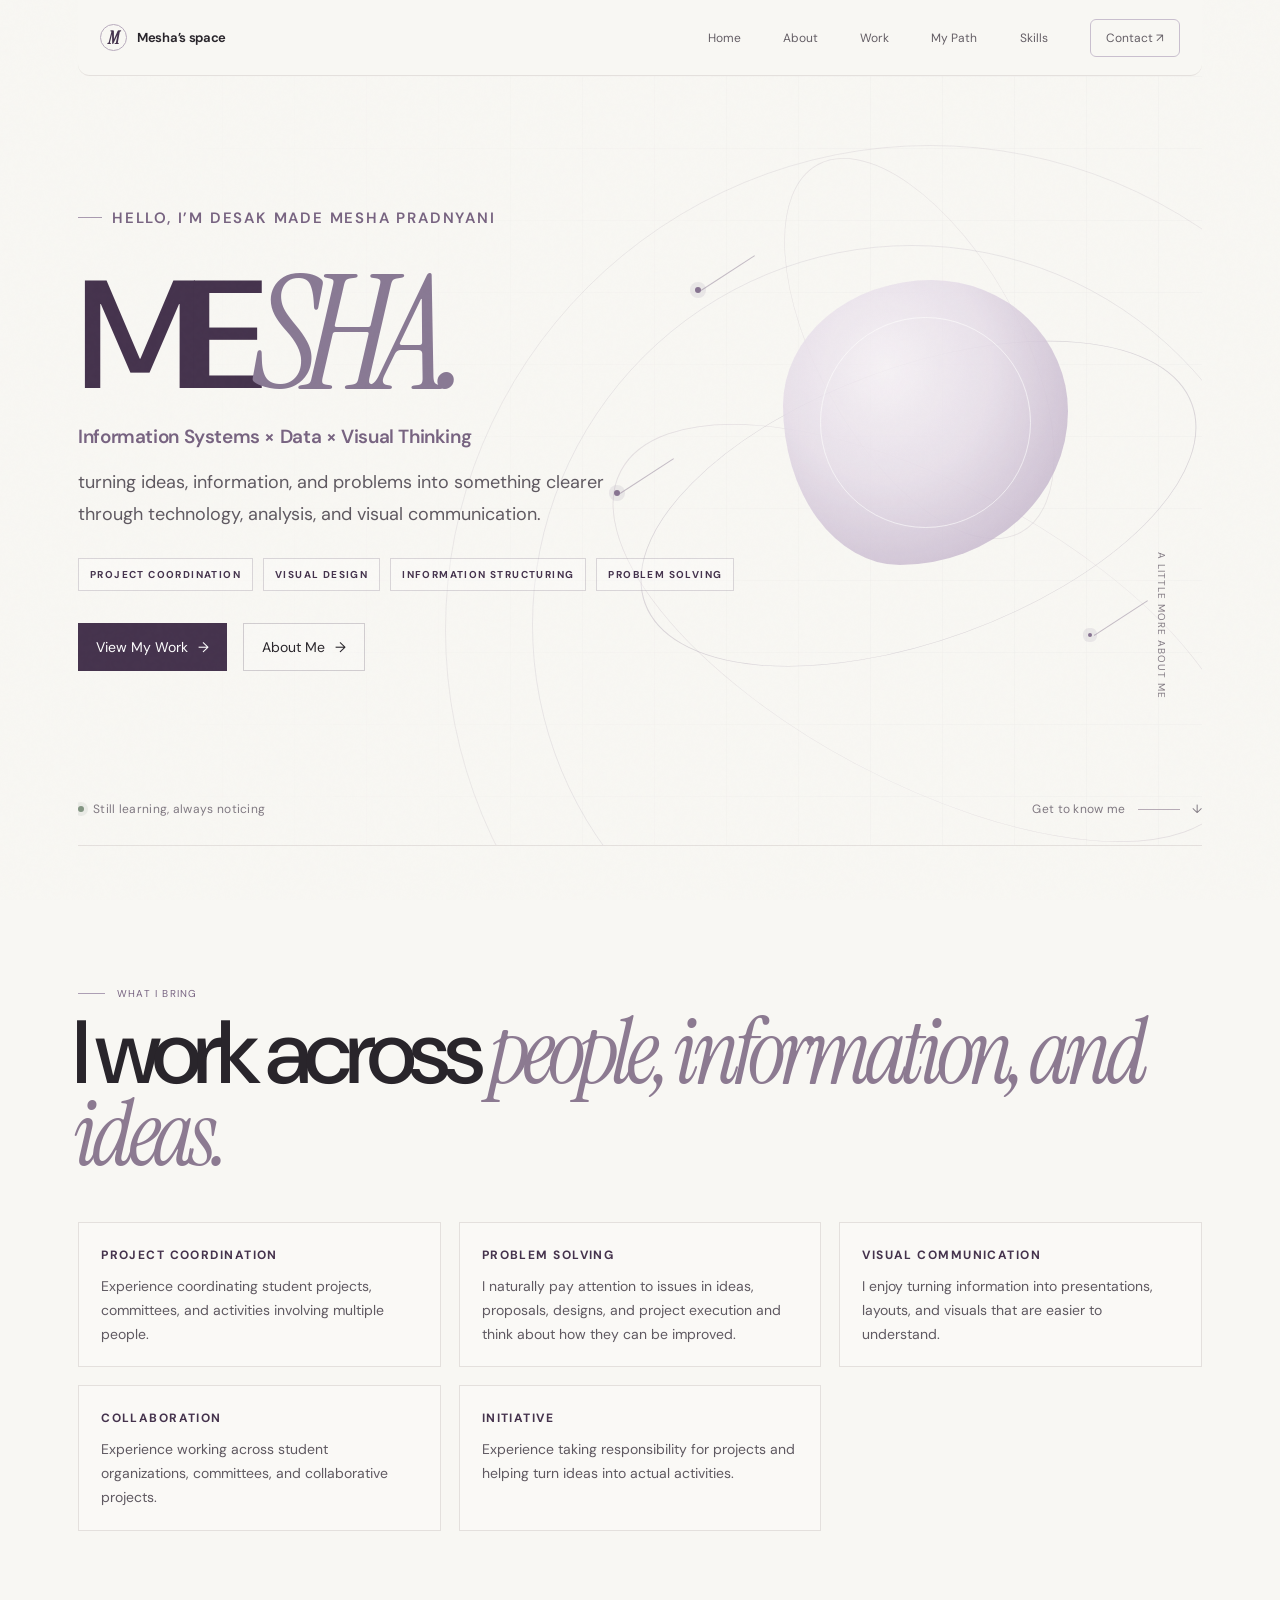
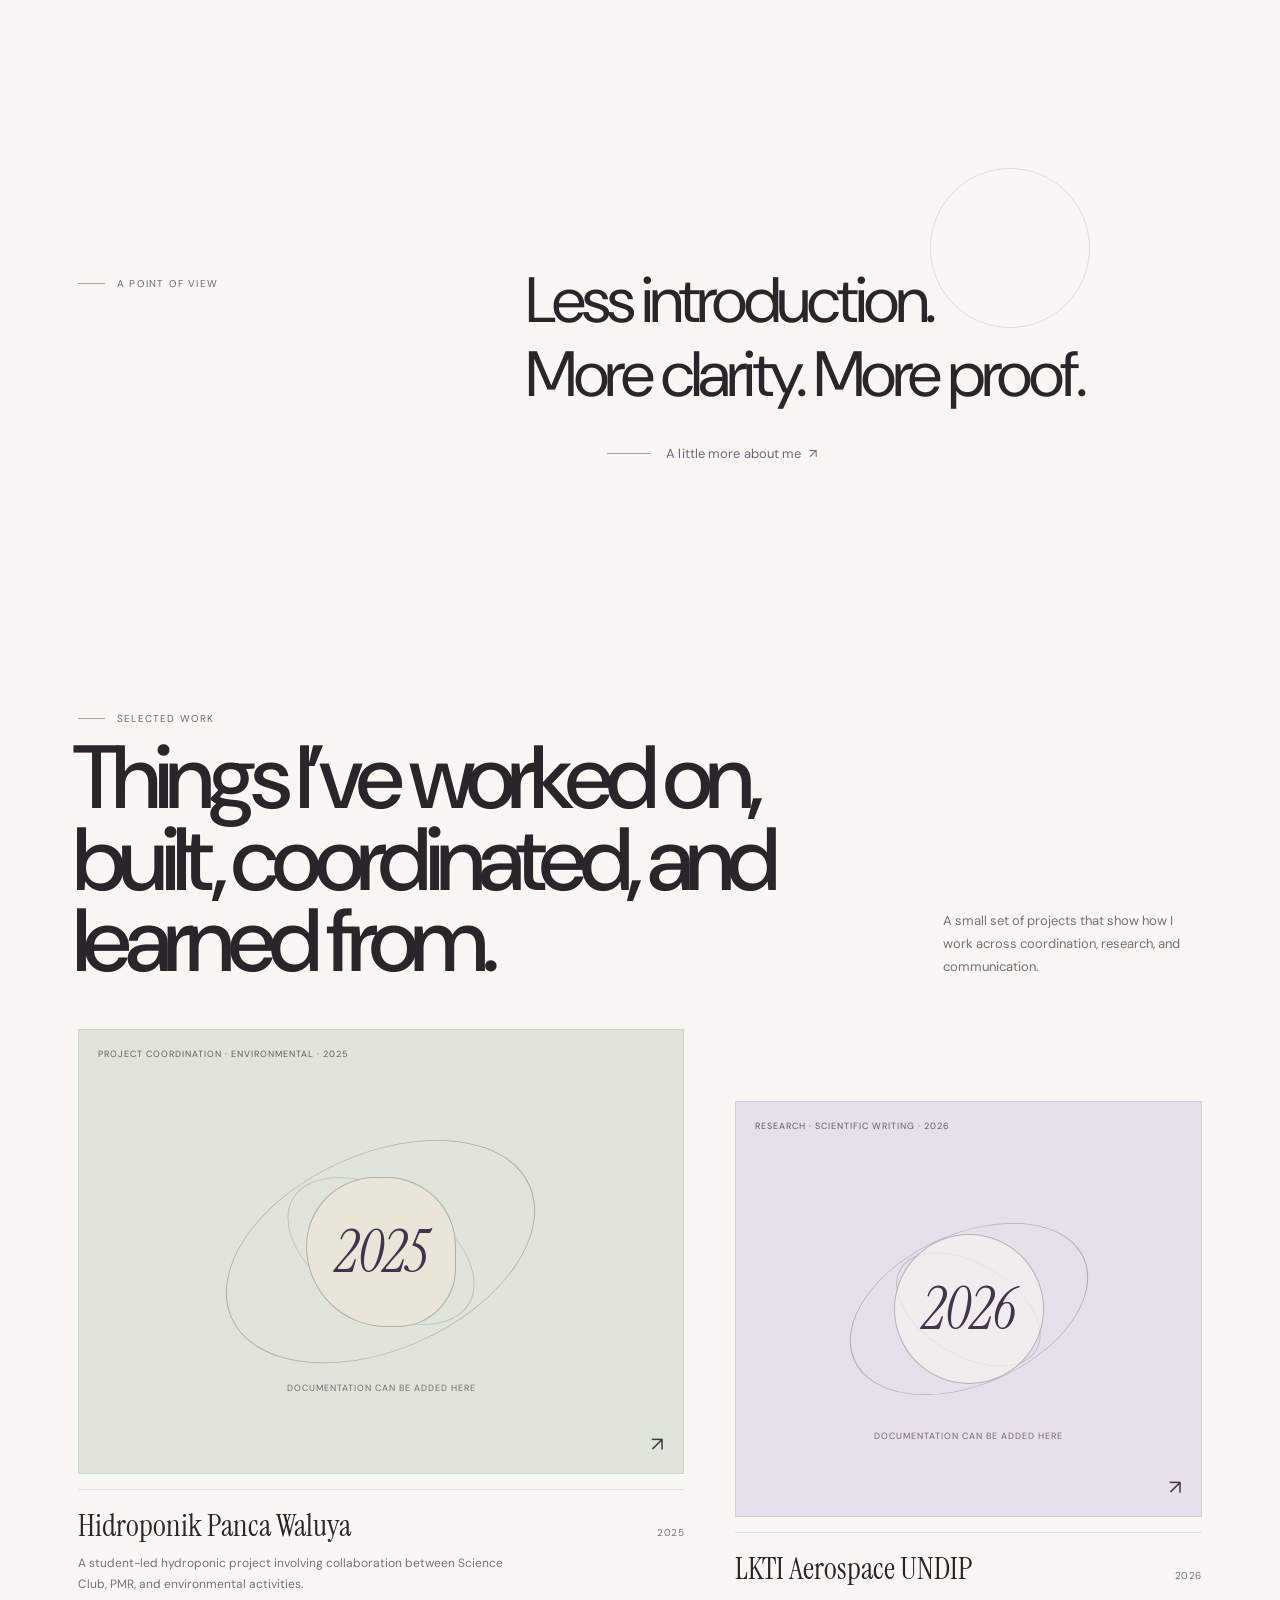
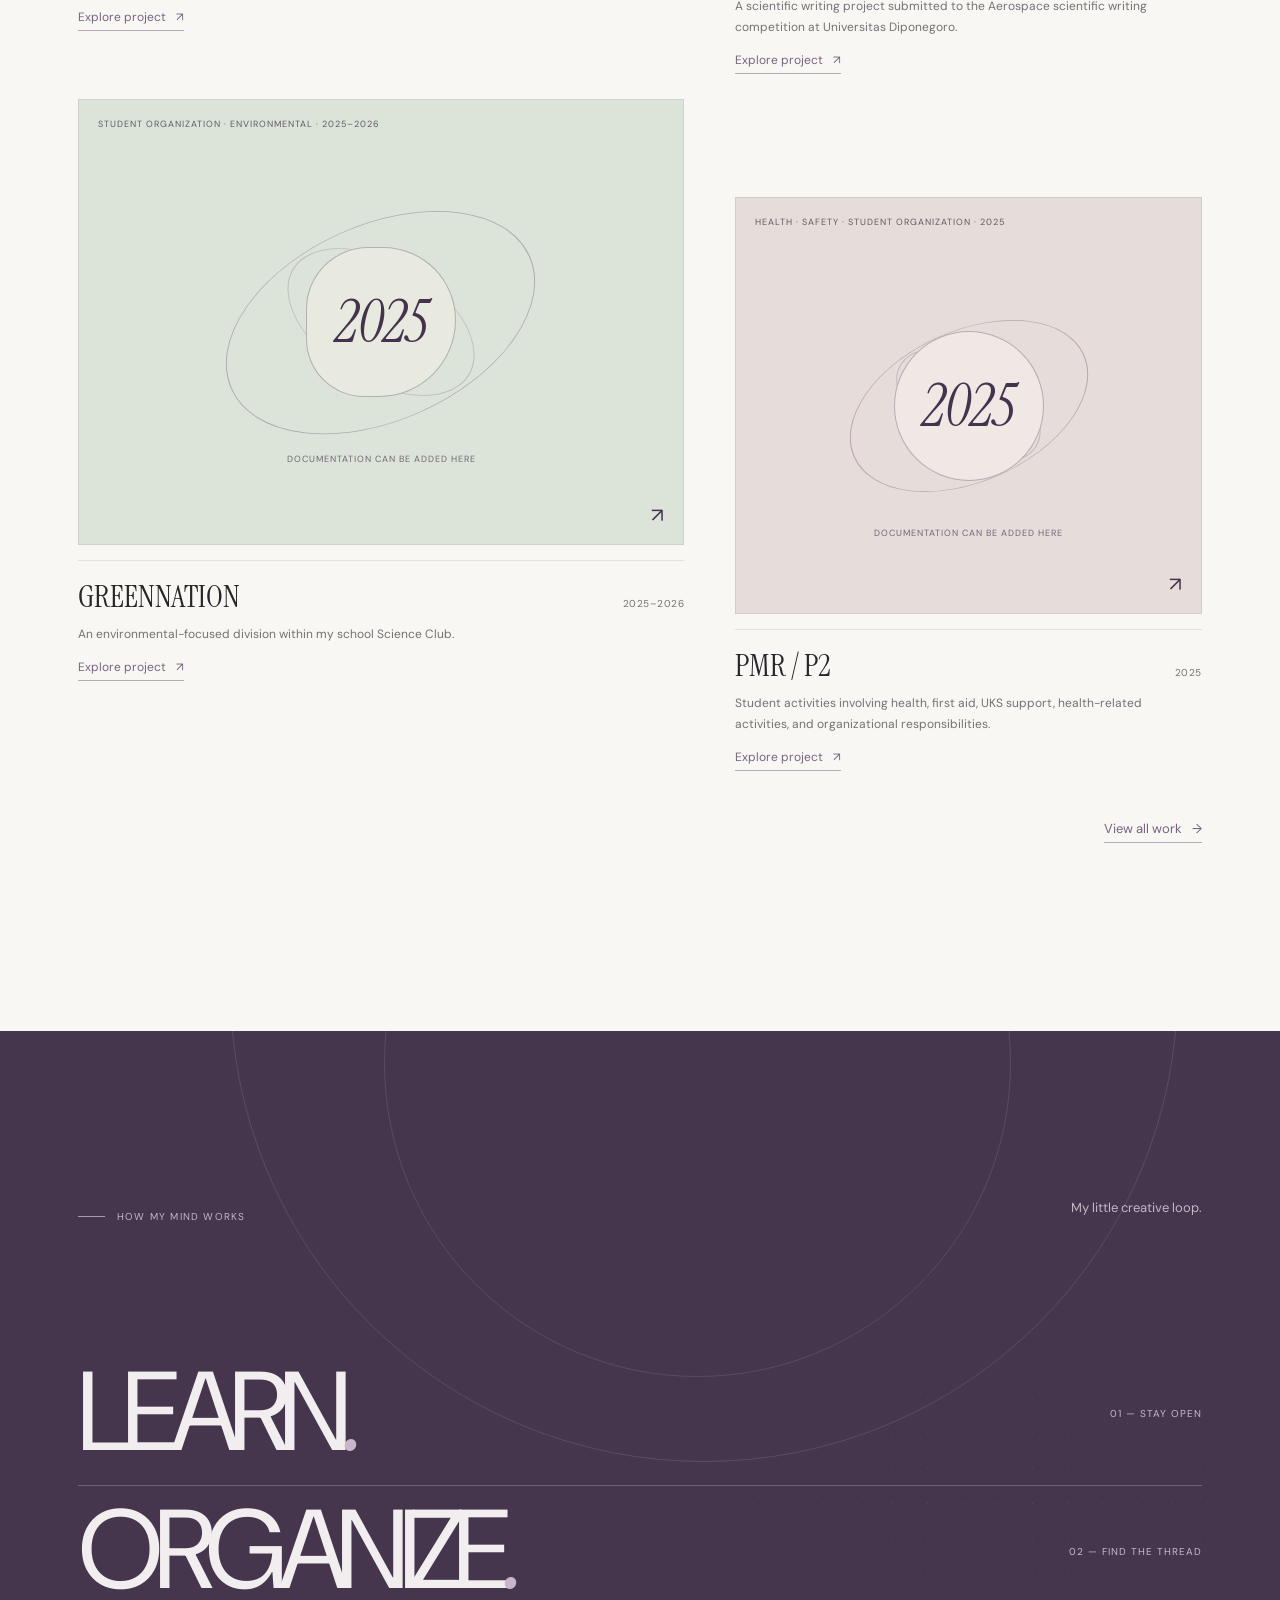
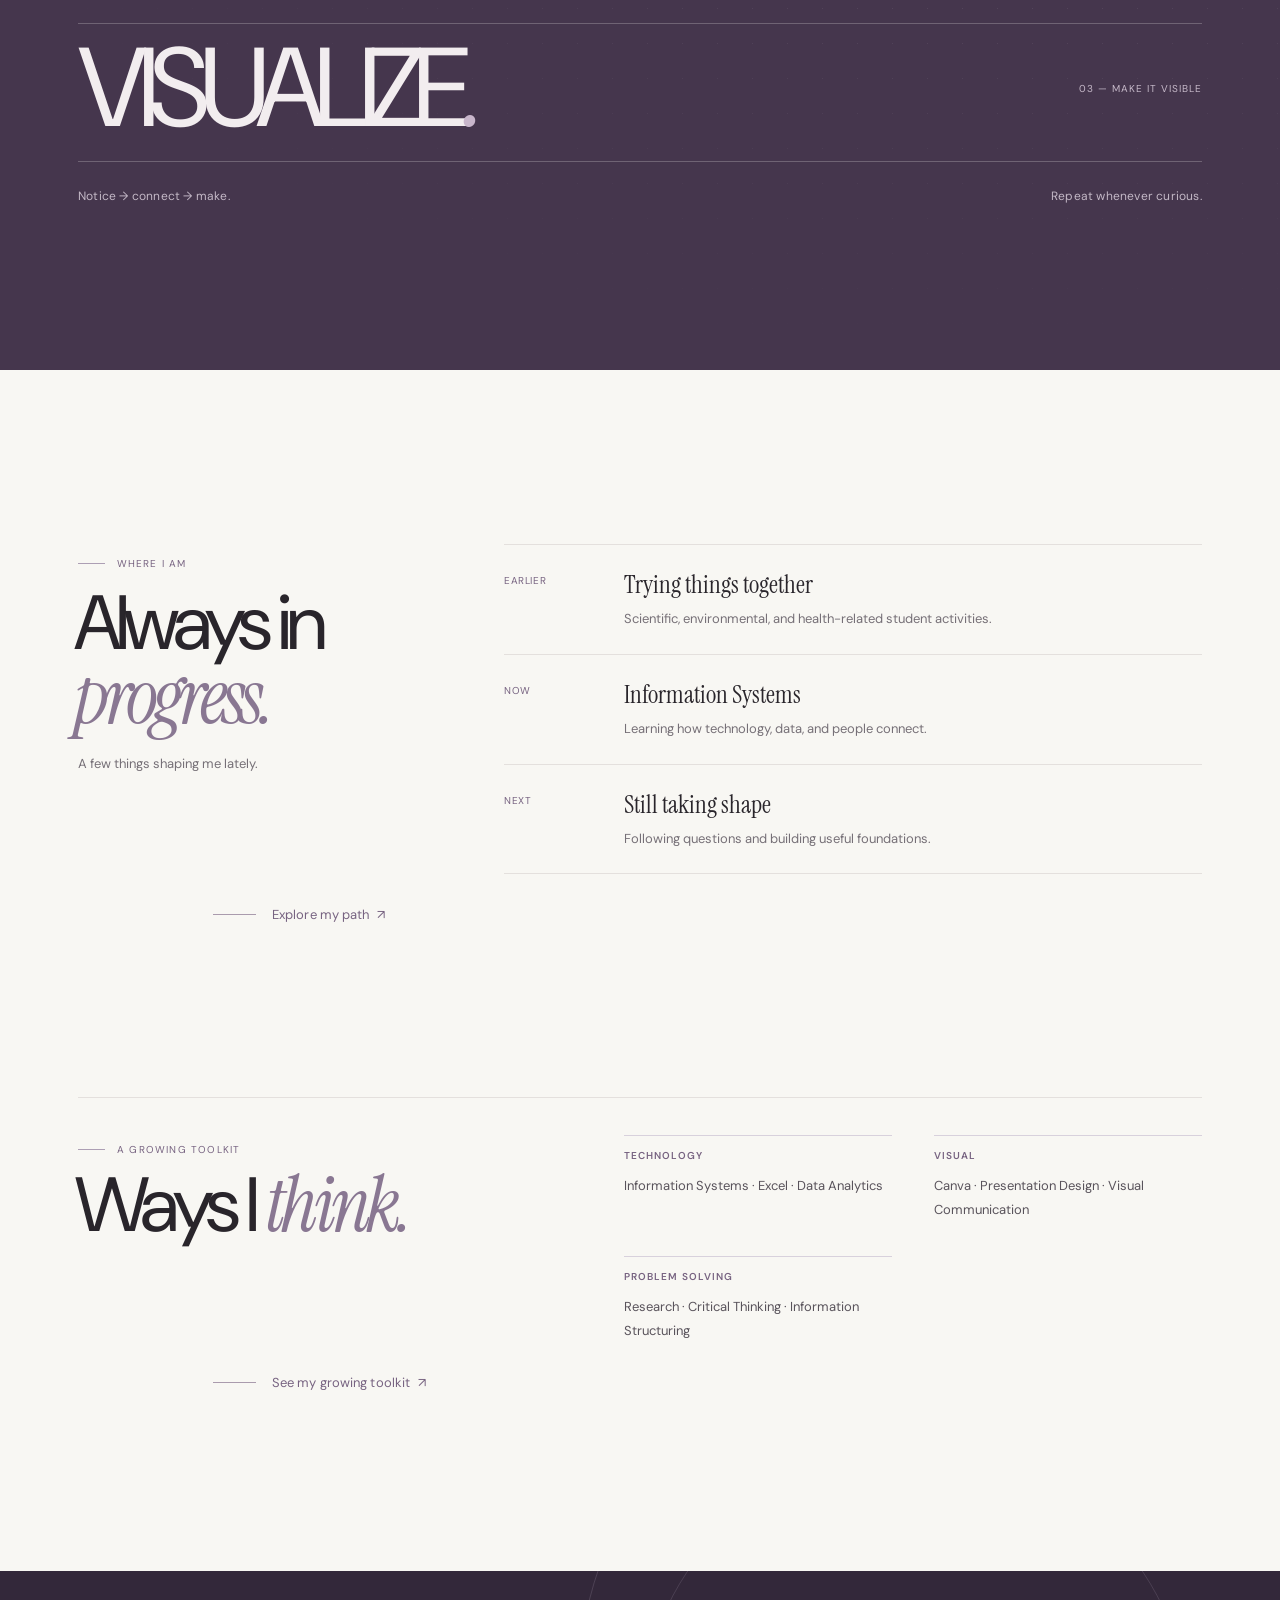
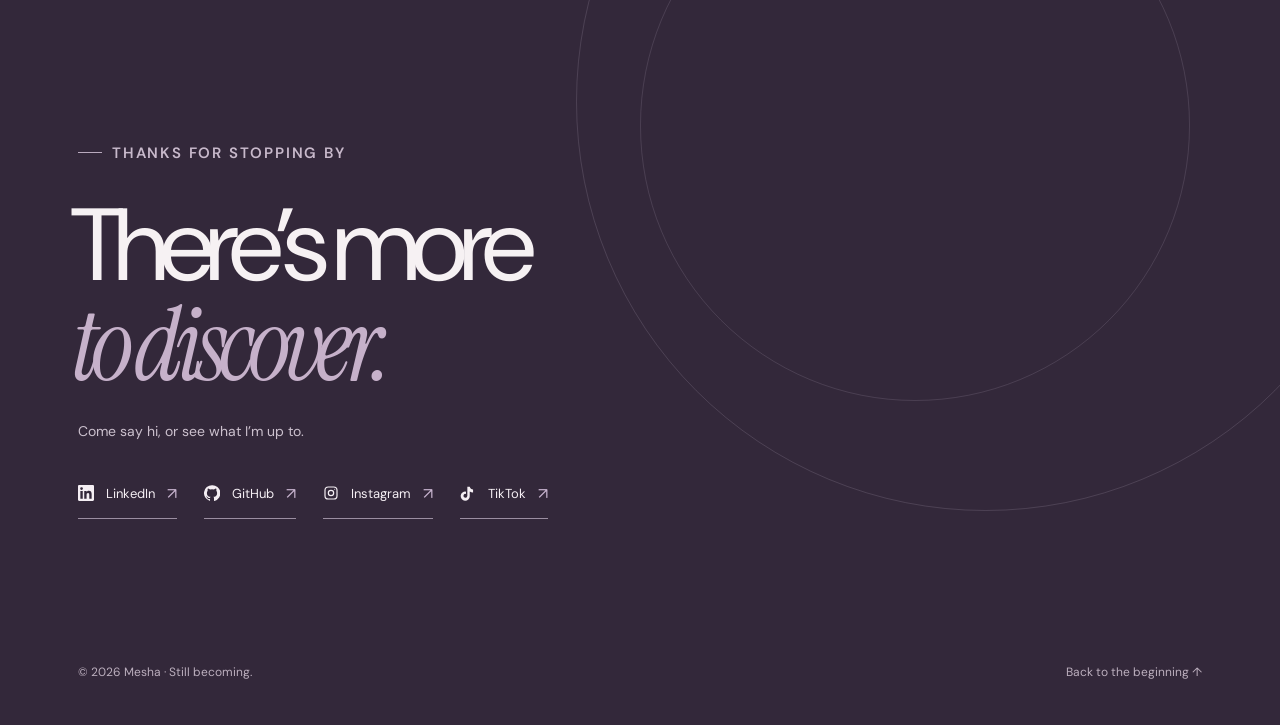
<file: wwwroot/index.html>
<!doctype html>
<html lang="en">
<head>
  <meta charset="utf-8">
  <meta name="viewport" content="width=device-width, initial-scale=1">
  <meta name="theme-color" content="#f8f7f3">
  <meta name="description" content="Mesha — Information Systems × Data × Visual Thinking. Project-focused personal portfolio and creative work.">
  <title>Mesha — Information Systems × Data × Visual Thinking</title>
  <link rel="preconnect" href="https://fonts.googleapis.com">
  <link rel="preconnect" href="https://fonts.gstatic.com" crossorigin>
  <link href="https://fonts.googleapis.com/css2?family=DM+Sans:wght@400;450;500;550;600;650;700&family=Instrument+Serif:ital@0;1&display=swap" rel="stylesheet">
  <link rel="stylesheet" href="./assets/portfolio.css">
  <script src="./data/portfolio.js" defer></script>
  <script src="./scripts/portfolio.js?v=20261007" defer></script>
  <style>
    :root {
      color-scheme: light;
      --paper: #f8f7f3;
      --paper-deep: #f0eee9;
      --ink: #29252b;
      --muted: #767077;
      --plum: #45334d;
      --violet: #776381;
      --lilac: #b5a6bf;
      --lavender: #e9e3ec;
      --rule: #e4e0dd;
      --serif: "Instrument Serif", Georgia, serif;
      --sans: "DM Sans", Arial, sans-serif;
      --gutter: clamp(22px, 6.1vw, 92px);
      --content: 1440px;
    }
    *, *::before, *::after { box-sizing: border-box; }
    html { scroll-behavior: smooth; scroll-padding-top: 86px; }
    body { margin: 0; overflow-x: hidden; color: var(--ink); background: var(--paper); font-family: var(--sans); font-size: 14px; -webkit-font-smoothing: antialiased; }
    body::after { position: fixed; z-index: 8; inset: 0; pointer-events: none; content: ""; opacity: .12; background-image: url("data:image/svg+xml,%3Csvg viewBox='0 0 180 180' xmlns='http://www.w3.org/2000/svg'%3E%3Cfilter id='n'%3E%3CfeTurbulence type='fractalNoise' baseFrequency='.88' numOctaves='3' stitchTiles='stitch'/%3E%3C/filter%3E%3Cpath filter='url(%23n)' opacity='.13' d='M0 0h180v180H0z'/%3E%3C/svg%3E"); }
    a { color: inherit; text-decoration: none; }
    a:focus-visible { outline: 2px solid var(--violet); outline-offset: 5px; }
    button { font: inherit; }
    ::selection { color: white; background: var(--violet); }
    .wrap { width: min(100% - var(--gutter) * 2, var(--content)); margin-inline: auto; }
    .topbar { position: sticky; z-index: 10; top: 0; height: 76px; display: flex; align-items: center; justify-content: space-between; padding-inline: clamp(10px, 1.8vw, 22px); border-bottom: 1px solid var(--rule); border-radius: 0 0 12px 12px; background: rgba(248,247,243,.94); backdrop-filter: blur(14px); transition: height .3s, background .3s, border-color .3s; }
    .topbar.scrolled { height: 62px; border-color: var(--rule); background: rgba(248,247,243,.96); }
    .brand { display: flex; align-items: center; gap: 10px; font-size: 13px; font-weight: 650; letter-spacing: -.3px; }
    .brand-mark { width: 27px; height: 27px; display: grid; place-items: center; border: 1px solid #b7aabc; border-radius: 50%; color: var(--plum); font-family: var(--serif); font-size: 17px; font-style: italic; }
    .nav { display: flex; align-items: center; gap: clamp(19px, 3.3vw, 47px); color: #655f66; font-size: 12px; }
    .nav a:not(.nav-contact) { position: relative; padding: 8px 0; }
    .nav a:not(.nav-contact)::after { position: absolute; right: 0; bottom: 3px; left: 0; height: 1px; content: ""; background: var(--violet); transform: scaleX(0); transform-origin: left; transition: transform .25s; }
    .nav a:not(.nav-contact):hover::after { transform: scaleX(1); }
    .nav-contact { padding: 10px 15px; border: 1px solid #c9bfce; border-radius: 6px; transition: color .2s, background .2s; }
    .nav-contact:hover { color: white; background: var(--plum); }
    .hero { position: relative; min-height: min(750px, calc(100svh - 76px)); min-height: clamp(610px, 77vw, 770px); display: flex; align-items: center; overflow: hidden; border-bottom: 1px solid var(--rule); }
    .hero::before { position: absolute; top: 9%; right: -19%; width: min(76vw, 970px); aspect-ratio: 1; border: 1px solid rgba(119,99,129,.11); border-radius: 50%; content: ""; }
    .hero::after { position: absolute; top: 22%; right: -8%; width: min(62vw, 760px); aspect-ratio: 1; border: 1px solid rgba(119,99,129,.12); border-radius: 50%; content: ""; }
    .hero-grid { position: absolute; inset: 0; opacity: .21; background-image: linear-gradient(rgba(113,98,117,.11) 1px, transparent 1px), linear-gradient(90deg, rgba(113,98,117,.11) 1px, transparent 1px); background-size: 72px 72px; mask-image: linear-gradient(90deg, transparent, black 67%); }
    .hero-copy { position: relative; z-index: 2; width: 100%; padding: 80px 0 122px; }
    .eyebrow { display: flex; align-items: center; gap: 10px; color: var(--violet); font-size: 10px; font-weight: 600; letter-spacing: 1.8px; text-transform: uppercase; }
    .eyebrow::before { width: 24px; height: 1px; content: ""; background: #a99bb0; }
    .hero h1 { position: relative; width: max-content; max-width: 100%; margin: 41px 0 24px; color: var(--plum); font-size: clamp(82px, 12vw, 168px); font-weight: 500; line-height: .83; letter-spacing: -.095em; }
    .hero h1 span { display: inline-block; }
    .hero h1 .last { position: relative; z-index: 2; color: #897994; font-family: var(--serif); font-size: 1.035em; font-style: italic; font-weight: 400; letter-spacing: -.085em; }
    .hero-subline { display: flex; align-items: end; gap: 34px; max-width: 620px; margin-left: clamp(0px, 14.5vw, 190px); }
    .hero-subline p { max-width: 370px; margin: 0; color: #6f6971; font-size: 14px; line-height: 1.8; }
    .hero-subline em { color: var(--plum); font-family: var(--serif); font-size: 1.08em; }
    .hero-index { flex: 0 0 auto; color: #837b84; font-size: 10px; letter-spacing: 1.1px; text-transform: uppercase; writing-mode: vertical-rl; }
    .hero-art { position: absolute; top: 8%; right: -5%; width: min(53vw, 690px); aspect-ratio: 1; pointer-events: none; }
    .hero-orbit { position: absolute; top: 11%; right: 7%; width: 86%; aspect-ratio: 1; border: 1px solid rgba(119,99,129,.23); border-radius: 50%; transform: rotate(-20deg) scaleY(.47); }
    .hero-orbit.two { top: 22%; right: -2%; width: 102%; opacity: .68; transform: rotate(28deg) scaleY(.43); }
    .hero-orbit.three { top: 0; right: 19%; width: 62%; opacity: .57; transform: rotate(61deg) scaleY(.48); }
    .hero-blob { position: absolute; top: 21%; left: 30%; width: 42%; aspect-ratio: 1; border-radius: 52% 48% 59% 41% / 44% 46% 54% 56%; background: radial-gradient(ellipse at 36% 31%, #f5f0f5 1%, #e5dce8 41%, #c6b7cd 78%, #ab99b4 100%); opacity: .83; filter: blur(.25px); animation: morph 14s ease-in-out infinite alternate; }
    .hero-blob::after { position: absolute; inset: 13%; border: 1px solid rgba(255,255,255,.63); border-radius: 50%; content: ""; }
    .node { position: absolute; z-index: 3; width: 6px; height: 6px; border-radius: 50%; background: #877391; box-shadow: 0 0 0 5px rgba(135,115,145,.12); }
    .node::after { position: absolute; top: 50%; left: 6px; width: clamp(35px, 5vw, 72px); height: 1px; content: ""; background: rgba(119,99,129,.4); transform: rotate(-33deg); transform-origin: left; }
    .node.n1 { top: 22%; left: 17%; }
    .node.n2 { top: 52%; left: 5%; }
    .node.n3 { top: 73%; left: 75%; width: 4px; height: 4px; }
    .hero-caption { position: absolute; right: 3%; bottom: 19%; color: #837b84; font-size: 10px; letter-spacing: 1px; text-transform: uppercase; writing-mode: vertical-rl; }
    .hero-footer { position: absolute; right: 0; bottom: 28px; left: 0; display: flex; align-items: center; justify-content: space-between; color: #807982; font-size: 12px; letter-spacing: .3px; }
    .availability { display: flex; align-items: center; gap: 9px; }
    .availability::before { width: 6px; height: 6px; border-radius: 50%; content: ""; background: #839582; box-shadow: 0 0 0 4px rgba(131,149,130,.12); }
    .scroll-note { display: flex; align-items: center; gap: 12px; }
    .scroll-note span { display: block; width: 42px; height: 1px; background: #b7acb7; }
    .eyebrow { display: flex; align-items: center; gap: 10px; color: var(--violet); font-size: clamp(12px, 1.2vw, 15px); font-weight: 600; letter-spacing: 0.12em; text-transform: uppercase; }
    .eyebrow::before { width: 24px; height: 1px; content: ""; background: #a99bb0; }
    .hero-brandline { margin: 0 0 10px; color: var(--plum); font-size: clamp(12px, 1.4vw, 16px); font-weight: 700; letter-spacing: 0.42em; text-transform: uppercase; }
    .hero-summary { margin: 0; color: var(--violet); font-size: clamp(15px, 2vw, 19px); font-weight: 600; letter-spacing: -0.02em; }
    .hero-statement { max-width: 590px; margin: 18px 0 0; color: #5f5961; font-size: clamp(16px, 2vw, 18px); line-height: 1.75; }
    .hero-tags { display: flex; flex-wrap: wrap; gap: 10px; margin-top: 28px; }
    .hero-tags span { padding: 9px 11px; border: 1px solid rgba(69,51,77,.18); color: var(--plum); background: rgba(255,255,255,.28); font-size: 10px; font-weight: 700; letter-spacing: 0.14em; }
    .hero-actions { display: flex; flex-wrap: wrap; gap: 16px; margin-top: 32px; }
    .primary-cta, .secondary-cta { display: inline-flex; align-items: center; gap: 10px; padding: 14px 18px; transition: transform .2s, background .2s, color .2s, border-color .2s; }
    .primary-cta { color: white; background: var(--plum); }
    .secondary-cta { border: 1px solid rgba(69,51,77,.22); background: rgba(255,255,255,.18); }
    .primary-cta:hover, .secondary-cta:hover { transform: translateY(-1px); }
    .hero h1 { position: relative; width: max-content; max-width: 100%; margin: 41px 0 24px; color: var(--plum); font-size: clamp(82px, 12vw, 168px); font-weight: 500; line-height: .83; letter-spacing: -.095em; }
    .hero h1 span { display: inline-block; }
    .hero h1 .last { position: relative; z-index: 2; color: #897994; font-family: var(--serif); font-size: 1.035em; font-style: italic; font-weight: 400; letter-spacing: -.085em; }
    .strengths { padding-block: clamp(80px, 10vw, 140px); }
    .strength-grid { display: grid; grid-template-columns: repeat(3, minmax(0, 1fr)); gap: 18px; margin-top: 28px; }
    .strength-card { padding: 24px 22px 20px; border: 1px solid var(--rule); background: rgba(255,255,255,.22); }
    .strength-card strong { display: block; margin-bottom: 12px; color: var(--plum); font-size: 12px; font-weight: 700; letter-spacing: 0.12em; text-transform: uppercase; }
    .strength-card p { margin: 0; color: #5f5961; font-size: 14px; line-height: 1.7; }
    .intro { position: relative; padding-block: clamp(110px, 16vw, 222px); overflow: hidden; }
    .intro::after { position: absolute; top: 18%; right: 10%; width: 160px; aspect-ratio: 1; border: 1px solid rgba(119,99,129,.2); border-radius: 50%; content: ""; }
    .intro-inner { position: relative; z-index: 1; display: grid; grid-template-columns: .53fr 1fr; gap: 8%; align-items: start; }
    .section-index { display: flex; align-items: center; gap: 12px; padding-top: 13px; color: var(--violet); font-size: 10px; letter-spacing: 1.2px; text-transform: uppercase; }
    .section-index span { width: 27px; height: 1px; background: #ad9fb4; }
    .intro-statement { max-width: 920px; margin: 0; font-size: clamp(34px, 5vw, 64px); font-weight: 400; line-height: 1.17; letter-spacing: -.055em; }
    .intro-statement em { color: #897994; font-family: var(--serif); font-weight: 400; }
    .intro-note { display: flex; align-items: center; gap: 16px; margin: 32px 0 0 12%; color: var(--muted); font-size: 13px; letter-spacing: .1px; }
    .intro-note a { display: inline-flex; align-items: center; gap: 8px; color: var(--violet); transition: gap .2s; }
    .intro-note a:hover { gap: 13px; }
    .intro-note::before { width: 43px; height: 1px; content: ""; background: #aa9bad; }
    .work { position: relative; padding-block: 32px clamp(110px, 15vw, 188px); }
    .section-head { display: flex; align-items: end; justify-content: space-between; gap: 35px; margin-bottom: 47px; }
    .section-head h2 { margin: 12px 0 0 -.055em; font-size: clamp(54px, 7vw, 92px); font-weight: 500; line-height: .91; letter-spacing: -.075em; }
    .section-head h2 em { color: #8c7a91; font-family: var(--serif); font-weight: 400; }
    .section-head-note { max-width: 260px; margin-bottom: 3px; color: var(--muted); font-size: 13px; line-height: 1.75; }
    .project-grid { display: grid; grid-template-columns: 1.13fr .87fr; gap: clamp(22px, 4vw, 56px); align-items: start; }
    .project-card { min-width: 0; }
    .project-card:nth-child(2) { margin-top: 112px; }
    .project-card:nth-child(3) { margin-top: -64px; }
    .project-card:nth-child(4) { margin-top: 39px; }
    .project-art { position: relative; width: 100%; display: grid; min-height: 260px; overflow: hidden; padding: 0; border: 0; isolation: isolate; place-items: center; color: inherit; font: inherit; text-align: inherit; cursor: pointer; transition: filter .4s; }
    .project-art::after { position: absolute; z-index: 4; inset: 0; border: 1px solid rgba(69,51,77,.08); content: ""; pointer-events: none; }
    .project-card:hover .project-art { filter: saturate(1.09); }
    .project-art:focus-visible { outline: 2px solid var(--violet); outline-offset: 5px; }
    .project-card:nth-child(odd) .project-art { aspect-ratio: 1.32; }
    .project-card:nth-child(even) .project-art { aspect-ratio: 1.13; }
    .art-label { position: absolute; z-index: 3; top: 20px; left: 22px; color: rgba(48,39,52,.63); font-size: 9px; letter-spacing: 1.3px; text-transform: uppercase; }
    .art-number { position: absolute; z-index: 3; right: 21px; bottom: 19px; color: rgba(48,39,52,.75); font-size: 11px; letter-spacing: .3px; transition: transform .2s; }
    .project-art:hover .art-number { transform: translateX(3px); }
    .art-kin { background: #e5dee5; }
    .kin-scene { position: relative; width: 75%; height: 72%; display: grid; overflow: hidden; place-items: center; background: #eee9e9; transition: transform .65s cubic-bezier(.2,.7,.2,1); }
    .project-card:hover .kin-scene, .project-card:hover .field-object, .project-card:hover .still-cover, .project-card:hover .atlas-board { transform: scale(1.035); }
    .kin-circle { position: absolute; top: 10%; right: 9%; width: 51%; aspect-ratio: 1; border-radius: 50%; background: #c3b4c6; }
    .kin-shadow { position: absolute; bottom: 11%; left: 6%; width: 46%; height: 57%; border-radius: 52% 48% 6% 6%; background: #635267; transform: rotate(24deg); }
    .kin-sun { position: absolute; top: 25%; left: 38%; width: 35%; aspect-ratio: 1; border-radius: 50%; background: #d4bdad; }
    .kin-type { position: absolute; right: 8%; bottom: 7%; color: #443b43; font-family: var(--serif); font-size: clamp(26px, 4.4vw, 60px); letter-spacing: -.045em; }
    .art-field { background: #dce2d9; }
    .field-object { position: relative; width: 66%; height: 76%; display: flex; flex-direction: column; justify-content: space-between; padding: 24px; overflow: hidden; background: #f4f0e7; box-shadow: 0 18px 44px rgba(57,64,53,.11); transform: rotate(-4deg); transition: transform .65s cubic-bezier(.2,.7,.2,1); }
    .field-object small { color: #6a7161; font-size: 8px; letter-spacing: 1.9px; text-transform: uppercase; }
    .field-object strong { color: #495248; font-family: var(--serif); font-size: clamp(32px, 5vw, 64px); font-weight: 400; line-height: .82; letter-spacing: -.055em; }
    .field-line { width: 28px; height: 1px; background: #858b76; }
    .art-signal { background: #e4d7d1; }
    .signal-disc { position: relative; width: 42%; aspect-ratio: 1; display: grid; overflow: hidden; border: 1px solid rgba(74,58,56,.48); border-radius: 50%; place-items: center; transition: transform .65s cubic-bezier(.2,.7,.2,1); }
    .signal-disc::before, .signal-disc::after { position: absolute; content: ""; border: 1px solid rgba(74,58,56,.3); border-radius: 50%; }
    .signal-disc::before { inset: 12%; }
    .signal-disc::after { inset: 25%; }
    .signal-disc span { position: relative; z-index: 1; color: #554446; font-family: var(--serif); font-size: clamp(40px, 7vw, 86px); font-style: italic; }
    .signal-line { position: absolute; width: 140%; height: 1px; background: rgba(74,58,56,.37); transform: rotate(-39deg); }
    .art-atlas { background: #ded9e7; }
    .atlas-board { position: relative; width: 76%; height: 67%; display: grid; padding: 22px; background: #f1eff3; box-shadow: 0 18px 40px rgba(55,46,66,.1); grid-template-columns: 1fr 1fr; gap: 13px; transition: transform .65s cubic-bezier(.2,.7,.2,1); }
    .atlas-cell { position: relative; display: grid; overflow: hidden; background: #d9cfdd; place-items: center; }
    .atlas-cell:nth-child(2) { background: #e5c9b9; }
    .atlas-cell:nth-child(3) { background: #deded5; }
    .atlas-cell:nth-child(4) { background: #c7bdcf; }
    .atlas-cell::before { width: 58%; aspect-ratio: 1; border: 1px solid rgba(70,55,76,.54); border-radius: 50%; content: ""; }
    .atlas-cell:nth-child(even)::before { width: 43%; border-radius: 45% 55% 68% 32%; background: rgba(252,249,242,.39); }
    .project-meta { display: flex; align-items: baseline; justify-content: space-between; gap: 12px; padding-top: 17px; border-top: 1px solid var(--rule); margin-top: 15px; }
    .project-meta h3 { margin: 0; font-family: var(--serif); font-size: clamp(21px, 2.5vw, 30px); font-weight: 400; letter-spacing: -.02em; }
    .project-meta span { flex: 0 0 auto; color: #78717a; font-size: 10px; letter-spacing: .7px; text-transform: uppercase; }
    .project-description { max-width: 370px; margin: 7px 0 0; color: var(--muted); font-size: 12px; line-height: 1.7; }
    .about { position: relative; padding-block: clamp(105px, 15vw, 190px); overflow: hidden; background: #eeebef; }
    .about::before { position: absolute; top: -30%; right: -9%; width: 48vw; max-width: 660px; aspect-ratio: 1; border: 1px solid rgba(119,99,129,.17); border-radius: 50%; content: ""; }
    .about::after { position: absolute; top: -16%; right: 4%; width: 34vw; max-width: 470px; aspect-ratio: 1; border: 1px solid rgba(119,99,129,.17); border-radius: 50%; content: ""; }
    .about-layout { position: relative; z-index: 1; display: grid; grid-template-columns: .78fr 1.22fr; gap: 11%; align-items: start; }
    .about-title { position: sticky; top: 110px; }
    .about-title h2 { margin: 30px 0 0 -.06em; font-size: clamp(52px, 6vw, 80px); font-weight: 400; line-height: .94; letter-spacing: -.065em; }
    .about-title h2 em { color: var(--violet); font-family: var(--serif); font-weight: 400; }
    .about-body { padding-top: 58px; }
    .about-lede { max-width: 580px; margin: 0 0 18px; font-size: clamp(20px, 2.1vw, 27px); line-height: 1.5; letter-spacing: -.02em; }
    .about-lede em { color: var(--violet); font-family: var(--serif); }
    .about-copy { max-width: 465px; margin: 0; color: #736d75; font-size: 14px; line-height: 1.8; }
    .about-values { display: grid; grid-template-columns: 1fr 1fr; gap: 0 25px; margin-top: 30px; }
    .value { padding: 17px 0; border-top: 1px solid #d8d1dc; }
    .value strong { display: block; font-family: var(--serif); font-size: 20px; font-weight: 400; }
    .value span { display: block; margin-top: 5px; color: #78717a; font-size: 12px; }
    .signature { position: relative; padding-block: clamp(105px, 13vw, 170px); overflow: hidden; color: #f5f0f2; background: #45364d; }
    .signature::before { position: absolute; top: -55%; left: 18%; width: 74vw; aspect-ratio: 1; border: 1px solid rgba(231,216,236,.13); border-radius: 50%; content: ""; }
    .signature::after { position: absolute; top: -30%; left: 30%; width: 49vw; aspect-ratio: 1; border: 1px solid rgba(231,216,236,.12); border-radius: 50%; content: ""; }
    .signature-grid { position: absolute; inset: 0; opacity: .22; background-image: radial-gradient(rgba(232,222,235,.52) .8px, transparent .8px); background-size: 35px 35px; mask-image: radial-gradient(ellipse at 78% 50%, black, transparent 70%); }
    .signature-head { position: relative; z-index: 1; display: flex; justify-content: space-between; gap: 20px; align-items: start; }
    .signature-head .section-index { color: #c5b6c8; }
    .signature-head .section-index span { background: #a99ab0; }
    .signature-note { max-width: 255px; margin: 0; color: #c3b8c6; font-size: 13px; line-height: 1.75; }
    .words { position: relative; z-index: 1; margin-top: clamp(70px, 10vw, 125px); }
    .word-row { position: relative; display: flex; align-items: center; justify-content: space-between; gap: 12px; padding-block: 10px 17px; border-bottom: 1px solid rgba(245,240,242,.24); }
    .word-row::before { position: absolute; right: 0; bottom: -1px; left: 0; height: 1px; content: ""; background: #d6bddb; transform: scaleX(0); transform-origin: left; transition: transform .7s cubic-bezier(.2,.7,.2,1); }
    .word-row:hover::before { transform: scaleX(1); }
    .word-row h2 { margin: 0; color: #f2edef; font-size: clamp(52px, 9vw, 112px); font-weight: 400; line-height: .98; letter-spacing: -.075em; transition: color .3s, padding-left .45s; }
    .word-row h2 em { color: #c8b6cb; font-family: var(--serif); font-weight: 400; }
    .word-row:hover h2 { padding-left: 13px; }
    .word-row > span { flex: 0 0 auto; color: #c7baca; font-size: 10px; letter-spacing: 1px; }
    .signature-foot { position: relative; z-index: 1; display: flex; justify-content: space-between; gap: 20px; margin-top: 26px; color: #c3b8c6; font-size: 12px; letter-spacing: .2px; }
    .path { padding-block: clamp(100px, 14vw, 174px); }
    .path-top { display: grid; grid-template-columns: .65fr 1.35fr; gap: 8%; align-items: start; }
    .path-title { position: sticky; top: 105px; }
    .path-title h2 { margin: 17px 0 0 -.05em; font-size: clamp(49px, 6vw, 78px); font-weight: 400; line-height: .96; letter-spacing: -.065em; }
    .path-title h2 em { color: #897792; font-family: var(--serif); }
    .path-note { max-width: 310px; margin: 18px 0 0; color: var(--muted); font-size: 13px; line-height: 1.75; }
    .timeline { border-top: 1px solid var(--rule); }
    .timeline-item { display: grid; grid-template-columns: 95px 1fr; gap: 25px; padding: 23px 0; border-bottom: 1px solid var(--rule); }
    .timeline-date { padding-top: 6px; color: var(--violet); font-size: 10px; letter-spacing: .6px; text-transform: uppercase; }
    .timeline-item h3 { margin: 0; font-family: var(--serif); font-size: 25px; font-weight: 400; }
    .timeline-item p { max-width: 430px; margin: 7px 0 0; color: var(--muted); font-size: 13px; line-height: 1.75; }
    .skills { padding-block: 0 clamp(110px, 15vw, 180px); }
    .skills-inner { display: grid; grid-template-columns: 1fr 1.3fr; gap: 9%; padding-top: 32px; border-top: 1px solid var(--rule); }
    .skills h2 { max-width: 350px; margin: 12px 0 0 -.04em; font-size: clamp(47px, 6vw, 78px); font-weight: 400; line-height: .98; letter-spacing: -.06em; }
    .skills h2 em { color: #897792; font-family: var(--serif); }
    .skill-groups { display: grid; grid-template-columns: 1fr 1fr; gap: 35px 42px; padding-top: 5px; }
    .skill-group { padding-top: 13px; border-top: 1px solid #d8d1dc; }
    .skill-group h3 { margin: 0 0 12px; color: var(--violet); font-size: 10px; font-weight: 600; letter-spacing: 1.1px; text-transform: uppercase; }
    .skill-group p { margin: 0; color: #59535b; font-size: 13px; line-height: 1.8; }
    .elsewhere { padding-block: clamp(86px, 11vw, 138px); background: #efedf0; }
    .elsewhere-head { display: flex; justify-content: space-between; align-items: end; gap: 25px; padding-bottom: 26px; }
    .elsewhere h2 { margin: 12px 0 0 -.055em; font-size: clamp(54px, 7vw, 90px); font-weight: 400; line-height: .96; letter-spacing: -.07em; }
    .elsewhere-head p { max-width: 240px; margin: 0 0 4px; color: var(--muted); font-size: 13px; line-height: 1.75; }
    .elsewhere-links { display: grid; grid-template-columns: 1fr 1fr; gap: 20px; }
    .elsewhere-line { position: relative; display: grid; min-height: 118px; grid-template-columns: 1fr auto; align-items: center; gap: 12px; padding: 23px 25px; border: 1px solid #d8d3d9; background: rgba(248,247,243,.35); transition: color .25s, background .25s, transform .25s; }
    .elsewhere-line:hover { transform: translateY(-4px); color: white; background: var(--plum); }
    .elsewhere-line > span:first-child { grid-column: 1 / -1; color: var(--violet); font-size: 11px; letter-spacing: .7px; transition: color .25s; }
    .elsewhere-line strong { font-family: var(--serif); font-size: clamp(23px, 3vw, 34px); font-weight: 400; }
    .elsewhere-line > span:last-child { grid-column: auto; grid-row: 2; justify-self: end; color: var(--violet); font-size: 20px; transition: color .25s, transform .2s; }
    .elsewhere-line:hover > span { color: #dfcde3; }
    .elsewhere-line:hover > span:last-child { transform: translate(3px, -3px); }
    .contact { position: relative; padding-block: clamp(100px, 14vw, 172px) 45px; overflow: hidden; color: #f6f1f3; background: #33283a; }
    .contact::before { position: absolute; top: -37%; right: -9%; width: min(64vw, 850px); aspect-ratio: 1; border: 1px solid rgba(233,217,237,.14); border-radius: 50%; content: ""; }
    .contact::after { position: absolute; top: -16%; right: 7%; width: min(43vw, 570px); aspect-ratio: 1; border: 1px solid rgba(233,217,237,.13); border-radius: 50%; content: ""; }
    .contact-body { position: relative; z-index: 1; }
    .contact .eyebrow { color: #c8b9cb; }
    .contact .eyebrow::before { background: #b9aabe; }
    .contact h2 { max-width: 900px; margin: 32px 0 22px -.065em; font-size: clamp(56px, 8vw, 106px); font-weight: 400; line-height: .98; letter-spacing: -.075em; }
    .contact h2 em { color: #c6b1ca; font-family: var(--serif); font-weight: 400; }
    .contact-copy { max-width: 390px; margin: 0; color: #ccc1ce; font-size: 14px; line-height: 1.8; }
    .contact-actions { display: flex; flex-wrap: wrap; gap: 27px; margin-top: 25px; }
    .contact-action { display: inline-flex; align-items: center; gap: 12px; padding: 14px 0; border-bottom: 1px solid rgba(231,216,236,.58); color: #f5eff4; font-size: 13px; transition: gap .2s; }
    .contact-action:hover { gap: 16px; }
    .social-icon { width: 16px; height: 16px; flex: 0 0 16px; fill: currentColor; }
    .social-icon--ig { fill: none; stroke: currentColor; stroke-width: 1.8; }
    .social-icon--ig circle:last-child { fill: currentColor; stroke: none; }
    .contact-action-arrow { color: #c9b5d0; font-size: 16px; }
    .footer { position: relative; z-index: 1; display: flex; justify-content: space-between; gap: 15px; padding-top: clamp(85px, 12vw, 145px); color: #bcafbE; font-size: 12px; }
    .footer a { transition: color .2s; }
    .footer a:hover { color: white; }
    .footer-right { display: flex; gap: 24px; }
    [data-reveal] { opacity: 0; transform: translateY(18px); transition: opacity .75s ease, transform .75s cubic-bezier(.2,.7,.2,1); }
    [data-reveal].visible { opacity: 1; transform: translateY(0); }
    @keyframes morph { from { border-radius: 52% 48% 59% 41% / 44% 46% 54% 56%; transform: rotate(-8deg) translateY(0); } to { border-radius: 44% 56% 42% 58% / 55% 38% 62% 45%; transform: rotate(8deg) translateY(-10px); } }
    @media (min-width: 1550px) { .hero-art { right: calc((100vw - 1440px) / -2); } }
    @media (max-width: 720px) {
      :root { --gutter: 23px; }
      .topbar { height: 66px; padding-inline: 10px; }
      .topbar.scrolled { height: 57px; }
      .nav { gap: 17px; font-size: 11px; }
      .nav-contact { padding: 8px 11px; }
      .hero { min-height: min(760px, calc(100svh - 66px)); min-height: clamp(620px, 100svh, 780px); }
      .hero-copy { padding-block: 112px 116px; }
      .hero h1 { margin-top: 45px; font-size: clamp(88px, 16vw, 122px); }
      .hero-art { top: 21%; right: -34%; width: min(94vw, 550px); opacity: .77; }
      .hero-grid { background-size: 53px 53px; }
      .hero-subline { position: relative; z-index: 1; gap: 21px; margin: 37px 0 0 6%; }
      .hero-subline p { max-width: 350px; font-size: 13px; }
      .hero-index { font-size: 9px; }
      .hero-caption { right: 1%; bottom: 22%; font-size: 9px; }
      .intro-inner { grid-template-columns: 1fr; gap: 32px; }
      .intro-statement { max-width: 640px; }
      .intro-note { margin-left: 4%; }
      .section-head { align-items: start; flex-direction: column; gap: 19px; margin-bottom: 32px; }
      .section-head h2 { font-size: clamp(54px, 9vw, 72px); }
      .section-head-note { max-width: 300px; }
      .project-grid { gap: 39px 19px; }
      .project-card:nth-child(2) { margin-top: 77px; }
      .project-card:nth-child(3) { margin-top: -39px; }
      .project-card:nth-child(4) { margin-top: 35px; }
      .project-art { min-height: 190px; }
      .project-meta { align-items: start; flex-direction: column; gap: 5px; }
      .project-meta h3 { font-size: 24px; }
      .project-description { font-size: 12px; }
      .art-label { top: 12px; left: 12px; font-size: 9px; }
      .art-number { right: 12px; bottom: 12px; }
      .field-object { padding: 13px; }
      .about-layout { grid-template-columns: 1fr; gap: 12px; }
      .about-title { position: static; }
      .about-title h2 { margin-top: 22px; font-size: clamp(55px, 9vw, 72px); }
      .about-body { padding-top: 21px; }
      .signature-head { flex-direction: column; gap: 20px; }
      .signature-note { max-width: 315px; }
      .word-row h2 { font-size: clamp(50px, 10vw, 75px); }
      .path-top { grid-template-columns: 1fr; gap: 42px; }
      .path-title { position: static; }
      .path-title h2 { font-size: clamp(55px, 9vw, 72px); }
      .path-note { max-width: 365px; }
      .skills-inner { grid-template-columns: 1fr; gap: 38px; }
      .skills h2 { max-width: 420px; }
      .skill-groups { gap: 27px 28px; }
      .elsewhere-head { align-items: start; flex-direction: column; gap: 17px; }
      .elsewhere h2 { font-size: clamp(55px, 9vw, 72px); }
      .contact h2 { font-size: clamp(52px, 9vw, 75px); }
      .elsewhere-links { gap: 13px; }
      .elsewhere-line { min-height: 105px; padding: 18px; }
    }
    @media (max-width: 440px) {
      :root { --gutter: 19px; }
      .brand { gap: 7px; font-size: 12px; }
      .nav { gap: 12px; font-size: 10px; }
      .nav-contact { padding: 8px 9px; }
      .hero { min-height: 690px; }
      .hero h1 { font-size: clamp(77px, 20vw, 92px); }
      .hero-subline { margin-left: 0; }
      .hero-subline p { font-size: 12px; }
      .hero-footer { bottom: 21px; font-size: 10px; }
      .scroll-note { gap: 7px; font-size: 10px; }
      .scroll-note span { width: 22px; }
      .project-grid { grid-template-columns: 1fr; gap: 32px; }
      .project-card:nth-child(n) { margin-top: 0; }
      .project-card:nth-child(even) { margin-left: 10%; }
      .project-card:nth-child(even) .project-art { aspect-ratio: 1.2; }
      .project-art { min-height: 0; }
      .project-meta { align-items: baseline; flex-direction: row; }
      .project-meta h3 { font-size: 24px; }
      .project-meta span { font-size: 9px; }
      .about-values { gap: 0 18px; }
      .word-row h2 { font-size: clamp(47px, 12vw, 58px); }
      .word-row > span { font-size: 9px; letter-spacing: .5px; }
      .timeline-item { grid-template-columns: 68px 1fr; gap: 13px; }
      .timeline-item h3 { font-size: 22px; }
      .skill-groups { gap: 24px 15px; }
      .elsewhere-links { grid-template-columns: 1fr; }
      .elsewhere-line { min-height: 95px; }
      .footer { flex-direction: column; }
    }
    @media (prefers-reduced-motion: reduce) {
      *, *::before, *::after { scroll-behavior: auto !important; animation-duration: .01ms !important; animation-iteration-count: 1 !important; transition-duration: .01ms !important; }
      [data-reveal] { opacity: 1; transform: none; }
    }
    .hero-art { transition: translate .45s cubic-bezier(.2,.7,.2,1); }
    .node { animation: node-drift 7s ease-in-out infinite alternate; }
    .node.n2 { animation-delay: -2.4s; }
    .node.n3 { animation-delay: -4.2s; }
    @keyframes node-drift { to { translate: 0 -8px; } }
    .project-art::before { position: absolute; z-index: 2; inset: 0; content: ""; background: linear-gradient(135deg, rgba(237,226,241,.42), transparent 48%, rgba(69,51,77,.08)); opacity: 0; transition: opacity .45s; pointer-events: none; }
    .project-card:hover .project-art::before, .project-art:focus-visible::before { opacity: 1; }
    .project-art .art-number { opacity: .72; transition: opacity .25s, transform .25s; }
    .project-card:hover .project-art .art-number, .project-art:focus-visible .art-number { opacity: 1; }
    .word-row.is-current h2 { padding-left: 13px; color: #fff; }
    .word-row.is-current::before { transform: scaleX(1); }
    .featured-work-link { display: flex; justify-content: flex-end; margin-top: 35px; }
    .featured-work-link .text-link { font-size: 13px; }
    .home-about-link { margin-top: 20px; }
    .nav .menu-toggle { display: none; }
    .menu-toggle { border-radius: 7px; }
    @media (max-width: 720px) {
      .topbar .menu-toggle { display: block; }
      .nav { position: absolute; top: calc(100% - 1px); right: 0; left: 0; display: none; align-items: stretch; gap: 0; padding: 10px var(--gutter) 17px; border-bottom: 1px solid var(--rule); background: rgba(248,247,243,.98); }
      .nav.is-open { display: flex; flex-direction: column; }
      .nav a { padding: 12px 0; }
      .nav a:not(.nav-contact)::after { content: none; }
      .nav-contact { align-self: flex-start; margin-top: 5px; }
    }
    @media (prefers-reduced-motion: reduce) {
      .node { animation: none; }
      .hero-art { transition: none; }
    }
  </style>
</head>
<body>
  <header class="topbar wrap">
    <a class="brand" href="#home" aria-label="Mesha home"><span class="brand-mark" aria-hidden="true"><Menu:toolbar>M</Menu:toolbar></span><span>Mesha’s space</span></a>
    <button class="menu-toggle" type="button" data-menu-toggle aria-expanded="false" aria-controls="site-navigation">Menu</button>
    <nav class="nav" id="site-navigation" data-site-nav aria-label="Main navigation">
      <a href="#home">Home</a>
      <a href="./about/index.html">About</a>
      <a href="./work/index.html">Work</a>
      <a href="./path/index.html">My Path</a>
      <a href="./skills/index.html">Skills</a>
      <a class="nav-contact" href="#contact">Contact <span aria-hidden="true">↗</span></a>
    </nav>
  </header>

  <main>
    <section class="hero wrap" id="home" aria-labelledby="hero-title">
      <div class="hero-grid" aria-hidden="true"></div>
      <div class="hero-art" aria-hidden="true">
        <div class="hero-orbit"></div><div class="hero-orbit two"></div><div class="hero-orbit three"></div>
        <div class="hero-blob"></div>
        <span class="node n1"></span><span class="node n2"></span><span class="node n3"></span>
      </div>
      <div class="hero-copy">
        <div class="eyebrow">Hello, I’m Desak Made Mesha Pradnyani</div>
        <h1 id="hero-title"><span>ME</span><span class="last">SHA.</span></h1>
        <p class="hero-summary">Information Systems × Data × Visual Thinking</p>
        <p class="hero-statement">turning ideas, information, and problems into something clearer through technology, analysis, and visual communication.</p>
        <div class="hero-tags" aria-label="Identity strengths">
          <span>PROJECT COORDINATION</span>
          <span>VISUAL DESIGN</span>
          <span>INFORMATION STRUCTURING</span>
          <span>PROBLEM SOLVING</span>
        </div>
        <div class="hero-actions">
          <a class="primary-cta" href="./work/index.html">View My Work <span aria-hidden="true">→</span></a>
          <a class="secondary-cta" href="./about/index.html">About Me <span aria-hidden="true">→</span></a>
        </div>
      </div>
      <div class="hero-caption" aria-hidden="true">A little more about me</div>
      <div class="hero-footer"><span class="availability">Still learning, always noticing</span><a class="scroll-note" href="#intro">Get to know me <span aria-hidden="true"></span> ↓</a></div>
    </section>

    <section class="strengths wrap" aria-labelledby="strengths-title">
      <div class="section-head" data-reveal>
        <div><div class="section-index"><span></span> What I bring</div><h2 id="strengths-title">I work across <em>people, information, and ideas.</em></h2></div>
      </div>
      <div class="strength-grid">
        <article class="strength-card" data-reveal>
          <strong>Project Coordination</strong>
          <p>Experience coordinating student projects, committees, and activities involving multiple people.</p>
        </article>
        <article class="strength-card" data-reveal>
          <strong>Problem Solving</strong>
          <p>I naturally pay attention to issues in ideas, proposals, designs, and project execution and think about how they can be improved.</p>
        </article>
        <article class="strength-card" data-reveal>
          <strong>Visual Communication</strong>
          <p>I enjoy turning information into presentations, layouts, and visuals that are easier to understand.</p>
    
        </article>
        <article class="strength-card" data-reveal>
          <strong>Collaboration</strong>
          <p>Experience working across student organizations, committees, and collaborative projects.</p>
        </article>
        <article class="strength-card" data-reveal>
          <strong>Initiative</strong>
          <p>Experience taking responsibility for projects and helping turn ideas into actual activities.</p>
        </article>
      </div>
    </section>

    <section class="intro wrap" id="intro">
      <div class="intro-inner" data-reveal>
        <div class="section-index"><span></span> A point of view</div>
        <div>
          <p class="intro-statement">Less introduction.<br>More clarity. More proof.</p>
          <p class="intro-note"><a href="./about/index.html">A little more about me <span aria-hidden="true">↗</span></a></p>
        </div>
      </div>
    </section>

    <section class="work wrap" id="work">
      <div class="section-head" data-reveal>
        <div><div class="section-index"><span></span> Selected work</div><h2>Things I’ve worked on, built, coordinated, and learned from.</h2></div>
        <p class="section-head-note">A small set of projects that show how I work across coordination, research, and communication.</p>
      </div>
      <div class="project-grid archive-grid" data-project-list="featured"></div>
      <div class="featured-work-link"><a class="text-link" href="./work/index.html">View all work <span aria-hidden="true">→</span></a></div>
    </section>

    <section class="signature" aria-labelledby="signature-title">
      <div class="signature-grid" aria-hidden="true"></div>
      <div class="wrap">
        <div class="signature-head" data-reveal>
          <div class="section-index"><span></span> How my mind works</div>
          <p class="signature-note">My little creative loop.</p>
        </div>
        <div class="words" id="signature-title">
          <div class="word-row" data-reveal><h2>LEARN<em>.</em></h2><span>01 — STAY OPEN</span></div>
          <div class="word-row" data-reveal><h2>ORGANIZE<em>.</em></h2><span>02 — FIND THE THREAD</span></div>
          <div class="word-row" data-reveal><h2>VISUALIZE<em>.</em></h2><span>03 — MAKE IT VISIBLE</span></div>
        </div>
        <div class="signature-foot"><span>Notice → connect → make.</span><span>Repeat whenever curious.</span></div>
      </div>
    </section>

    <section class="path wrap" id="path">
      <div class="path-top">
        <div class="path-title" data-reveal><div class="section-index"><span></span> Where I am</div><h2>Always in<br><em>progress.</em></h2><p class="path-note">A few things shaping me lately.</p></div>
        <div class="timeline" data-reveal>
          <article class="timeline-item"><span class="timeline-date">Earlier</span><div><h3>Trying things together</h3><p>Scientific, environmental, and health-related student activities.</p></div></article>
          <article class="timeline-item"><span class="timeline-date">Now</span><div><h3>Information Systems</h3><p>Learning how technology, data, and people connect.</p></div></article>
          <article class="timeline-item"><span class="timeline-date">Next</span><div><h3>Still taking shape</h3><p>Following questions and building useful foundations.</p></div></article>
        </div>
      </div>
      <p class="intro-note"><a href="./path/index.html">Explore my path <span aria-hidden="true">↗</span></a></p>
    </section>

    <section class="skills wrap" id="skills">
      <div class="skills-inner">
        <div data-reveal><div class="section-index"><span></span> A growing toolkit</div><h2>Ways I <em>think.</em></h2></div>
        <div class="skill-groups" data-skills-preview data-reveal></div>
      </div>
      <p class="intro-note"><a href="./skills/index.html">See my growing toolkit <span aria-hidden="true">↗</span></a></p>
    </section>

    <section class="contact" id="contact">
      <div class="wrap contact-body">
        <div class="eyebrow" data-reveal>Thanks for stopping by</div>
        <h2 data-reveal>There’s more<br><em>to discover.</em></h2>
        <p class="contact-copy" data-reveal>Come say hi, or see what I’m up to.</p>
        <div class="contact-actions" data-social-actions data-reveal></div>
        <footer class="footer"><span>© <span id="year"></span> Mesha · Still becoming.</span><div class="footer-right"><a href="#home">Back to the beginning ↑</a></div></footer>
      </div>
    </section>
  </main>
  <script>
    const topbar = document.querySelector(".topbar");
    const updateTopbar = () => topbar.classList.toggle("scrolled", window.scrollY > 24);
    updateTopbar();
    window.addEventListener("scroll", updateTopbar, { passive: true });

    const revealItems = document.querySelectorAll("[data-reveal]");
    if ("IntersectionObserver" in window && !window.matchMedia("(prefers-reduced-motion: reduce)").matches) {
      const revealObserver = new IntersectionObserver((entries, observer) => {
        entries.forEach(entry => {
          if (entry.isIntersecting) {
            entry.target.classList.add("visible");
            observer.unobserve(entry.target);
          }
        });
      }, { threshold: 0.13, rootMargin: "0px 0px -30px 0px" });
      revealItems.forEach(item => revealObserver.observe(item));
    } else {
      revealItems.forEach(item => item.classList.add("visible"));
    }

    const signatureRows = document.querySelectorAll(".word-row");
    if ("IntersectionObserver" in window && !window.matchMedia("(prefers-reduced-motion: reduce)").matches) {
      const signatureObserver = new IntersectionObserver(entries => {
        let currentRow = null;
        let closestDistance = Infinity;
        signatureRows.forEach(row => {
          const bounds = row.getBoundingClientRect();
          const distance = Math.abs((bounds.top + bounds.bottom) / 2 - window.innerHeight / 2);
          if (bounds.bottom > window.innerHeight * 0.38 && bounds.top < window.innerHeight * 0.62 && distance < closestDistance) {
            currentRow = row;
            closestDistance = distance;
          }
        });
        signatureRows.forEach(row => row.classList.toggle("is-current", row === currentRow));
      }, { rootMargin: "-38% 0px -38% 0px" });
      signatureRows.forEach(row => signatureObserver.observe(row));
    }

    if (window.matchMedia("(pointer: fine)").matches && !window.matchMedia("(prefers-reduced-motion: reduce)").matches) {
      const hero = document.querySelector(".hero");
      const heroArt = document.querySelector(".hero-art");
      let pointerFrame = 0;
      hero.addEventListener("pointermove", event => {
        if (pointerFrame) return;
        const pointerX = event.clientX;
        const pointerY = event.clientY;
        pointerFrame = requestAnimationFrame(() => {
          const bounds = hero.getBoundingClientRect();
          const x = (pointerX - bounds.left) / bounds.width - 0.5;
          const y = (pointerY - bounds.top) / bounds.height - 0.5;
          heroArt.style.setProperty("--pointer-x", `${x * 12}px`);
          heroArt.style.setProperty("--pointer-y", `${y * 12}px`);
          heroArt.style.translate = `var(--pointer-x) var(--pointer-y)`;
          pointerFrame = 0;
        });
      }, { passive: true });
    }

  </script>
</body>
</html>
</file>
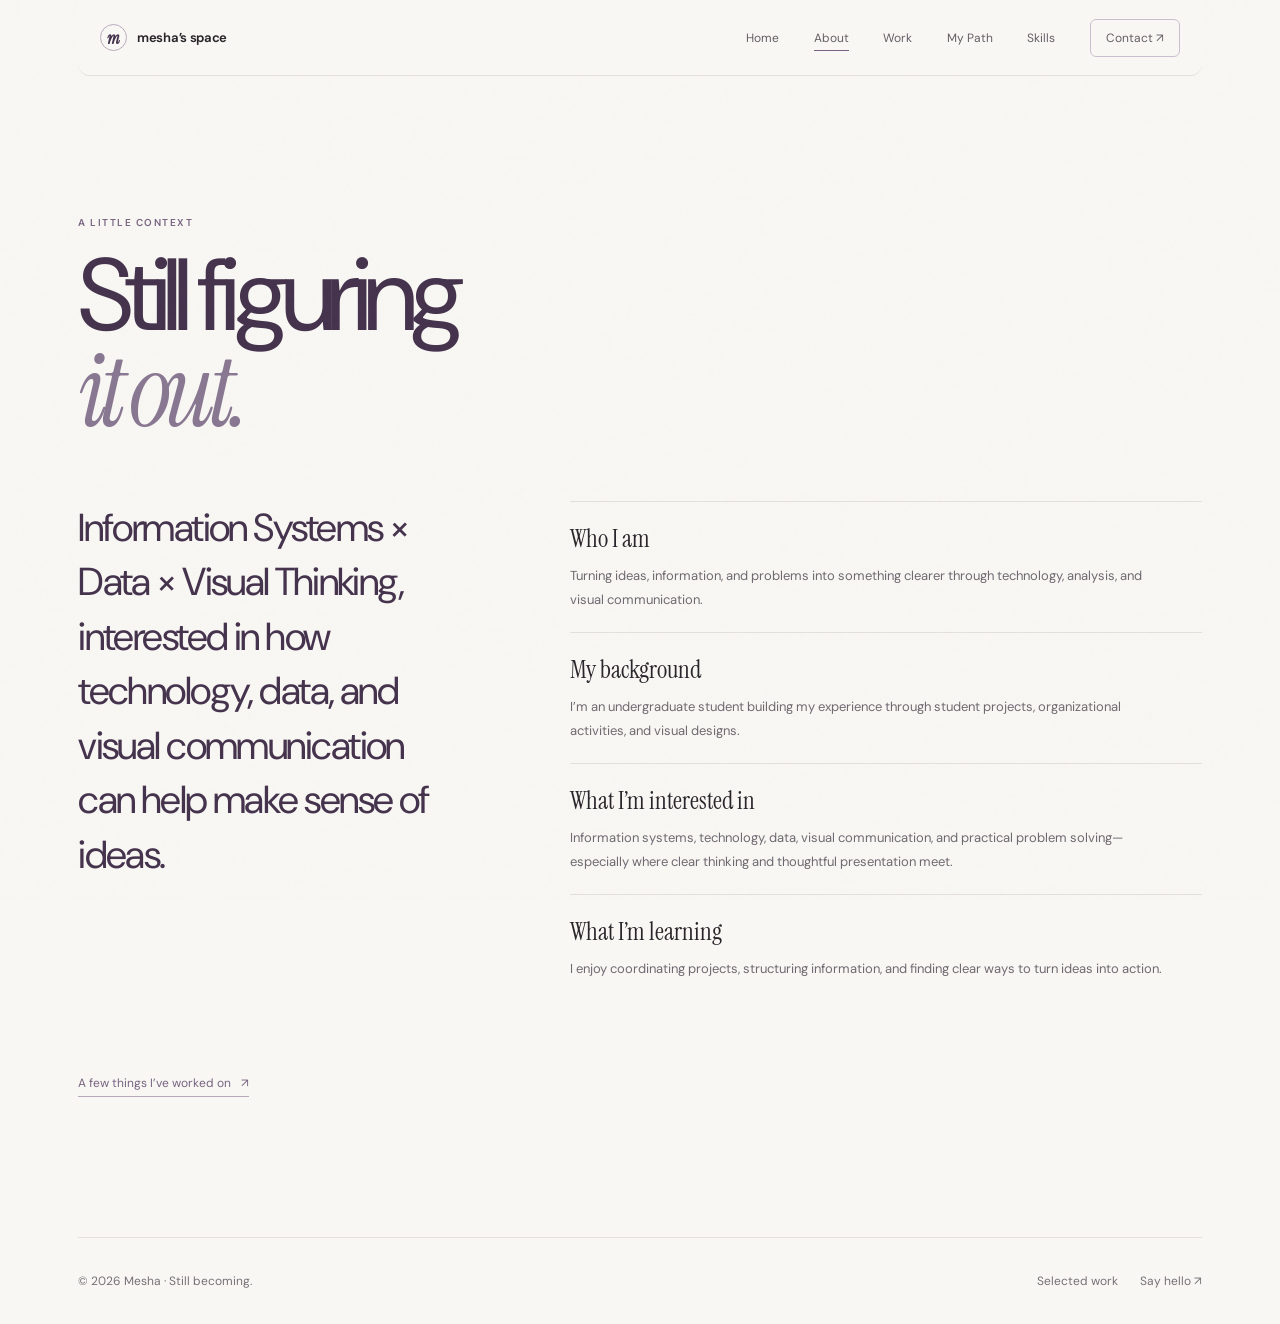
<file: wwwroot/about/index.html>
<!doctype html>
<html lang="en">
<head>
  <meta charset="utf-8">
  <meta name="viewport" content="width=device-width, initial-scale=1">
  <meta name="theme-color" content="#f8f7f3">
  <meta name="description" content="A little context about Mesha, an Information Systems undergraduate exploring technology, data, and visual communication.">
  <title>About — Mesha</title>
  <link rel="preconnect" href="https://fonts.googleapis.com">
  <link rel="preconnect" href="https://fonts.gstatic.com" crossorigin>
  <link href="https://fonts.googleapis.com/css2?family=DM+Sans:wght@400;450;500;550;600;650;700&family=Instrument+Serif:ital@0;1&display=swap" rel="stylesheet">
  <link rel="stylesheet" href="../assets/portfolio.css">
  <script src="../data/portfolio.js" defer></script>
  <script src="../scripts/portfolio.js?v=20261007" defer></script>
</head>
<body>
  <header class="topbar wrap">
    <a class="brand" href="../index.html#home" aria-label="Mesha home"><span class="brand-mark" aria-hidden="true">m</span><span>mesha’s space</span></a>
    <button class="menu-toggle" type="button" data-menu-toggle aria-expanded="false" aria-controls="site-navigation">Menu</button>
    <nav class="site-nav" id="site-navigation" data-site-nav aria-label="Main navigation">
      <a href="../index.html#home">Home</a><a href="./index.html" aria-current="page">About</a><a href="../work/index.html">Work</a><a href="../path/index.html">My Path</a><a href="../skills/index.html">Skills</a><a class="nav-contact" href="../index.html#contact">Contact ↗</a>
    </nav>
  </header>
  <main class="wrap route-page">
    <article data-about-page>
      <p class="route-eyebrow">A little context</p>
      <h1>Still figuring<br><em>it out.</em></h1>
    </article>
  </main>
  <footer class="route-footer wrap"><span>© <span data-current-year></span> Mesha · Still becoming.</span><div class="route-footer-links"><a href="../work/index.html">Selected work</a><a href="../index.html#contact">Say hello ↗</a></div></footer>
</body>
</html>
</file>
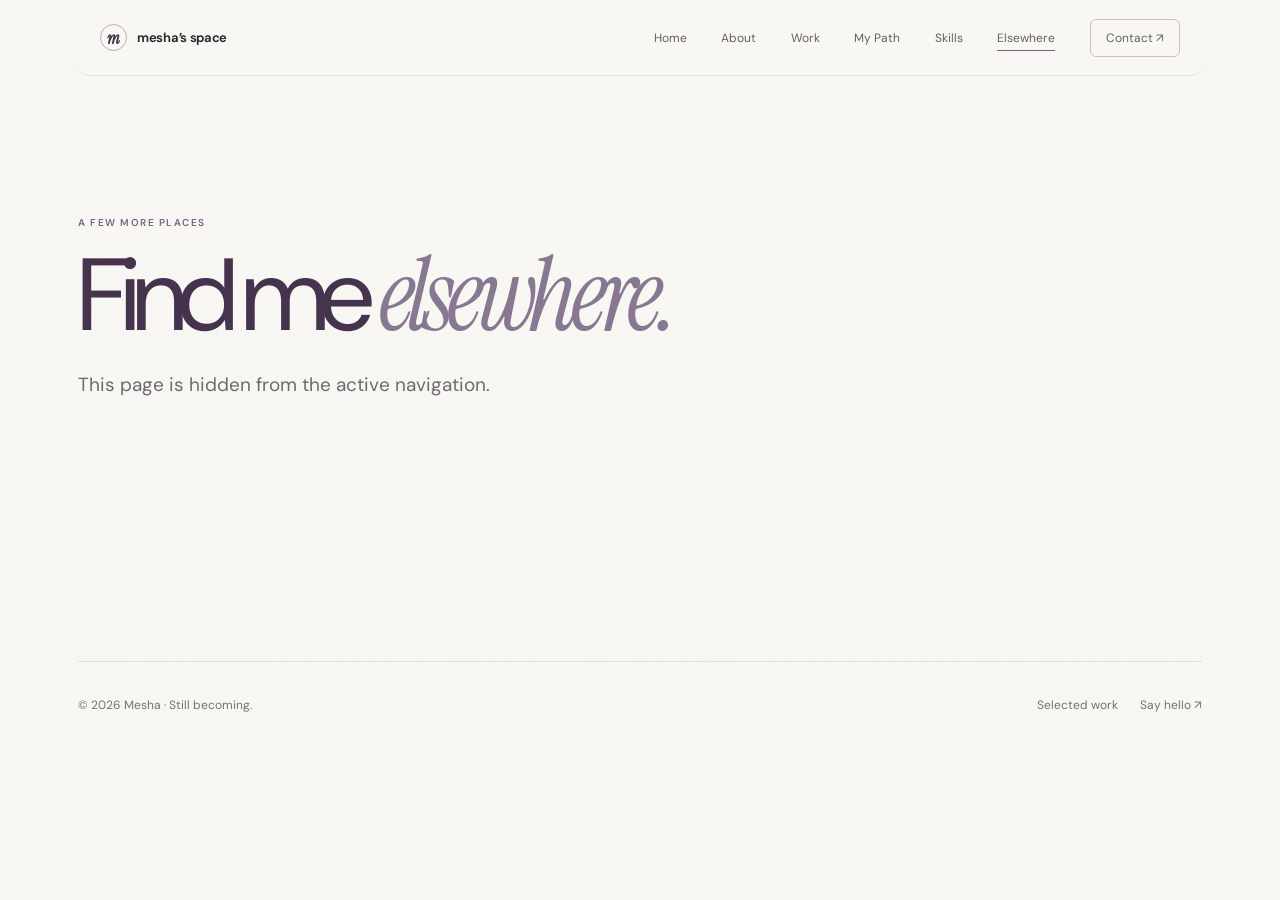
<file: wwwroot/elsewhere/index.html>
<!doctype html>
<html lang="en">
<head>
  <meta charset="utf-8">
  <meta name="viewport" content="width=device-width, initial-scale=1">
  <meta name="theme-color" content="#f8f7f3">
  <meta name="description" content="Find Mesha's existing social profiles and creative spaces around the web.">
  <title>Elsewhere — Mesha</title>
  <link rel="preconnect" href="https://fonts.googleapis.com">
  <link rel="preconnect" href="https://fonts.gstatic.com" crossorigin>
  <link href="https://fonts.googleapis.com/css2?family=DM+Sans:wght@400;450;500;550;600;650;700&family=Instrument+Serif:ital@0;1&display=swap" rel="stylesheet">
  <link rel="stylesheet" href="../assets/portfolio.css">
  <script src="../data/portfolio.js" defer></script>
  <script src="../scripts/portfolio.js?v=20261007" defer></script>
</head>
<body>
  <header class="topbar wrap">
    <a class="brand" href="../index.html#home" aria-label="Mesha home"><span class="brand-mark" aria-hidden="true">m</span><span>mesha’s space</span></a>
    <button class="menu-toggle" type="button" data-menu-toggle aria-expanded="false" aria-controls="site-navigation">Menu</button>
    <nav class="site-nav" id="site-navigation" data-site-nav aria-label="Main navigation">
      <a href="../index.html#home">Home</a><a href="../about/index.html">About</a><a href="../work/index.html">Work</a><a href="../path/index.html">My Path</a><a href="../skills/index.html">Skills</a><a href="./index.html" aria-current="page">Elsewhere</a><a class="nav-contact" href="../index.html#contact">Contact ↗</a>
    </nav>
  </header>
  <main class="wrap route-page">
    <div class="route-intro">
      <p class="route-eyebrow">A few more places</p>
      <h1>Find me <em>elsewhere.</em></h1>
      <p class="route-lede">This page is hidden from the active navigation.</p>
    </div>
  </main>
  <footer class="route-footer wrap"><span>© <span data-current-year></span> Mesha · Still becoming.</span><div class="route-footer-links"><a href="../work/index.html">Selected work</a><a href="../index.html#contact">Say hello ↗</a></div></footer>
</body>
</html>
</file>
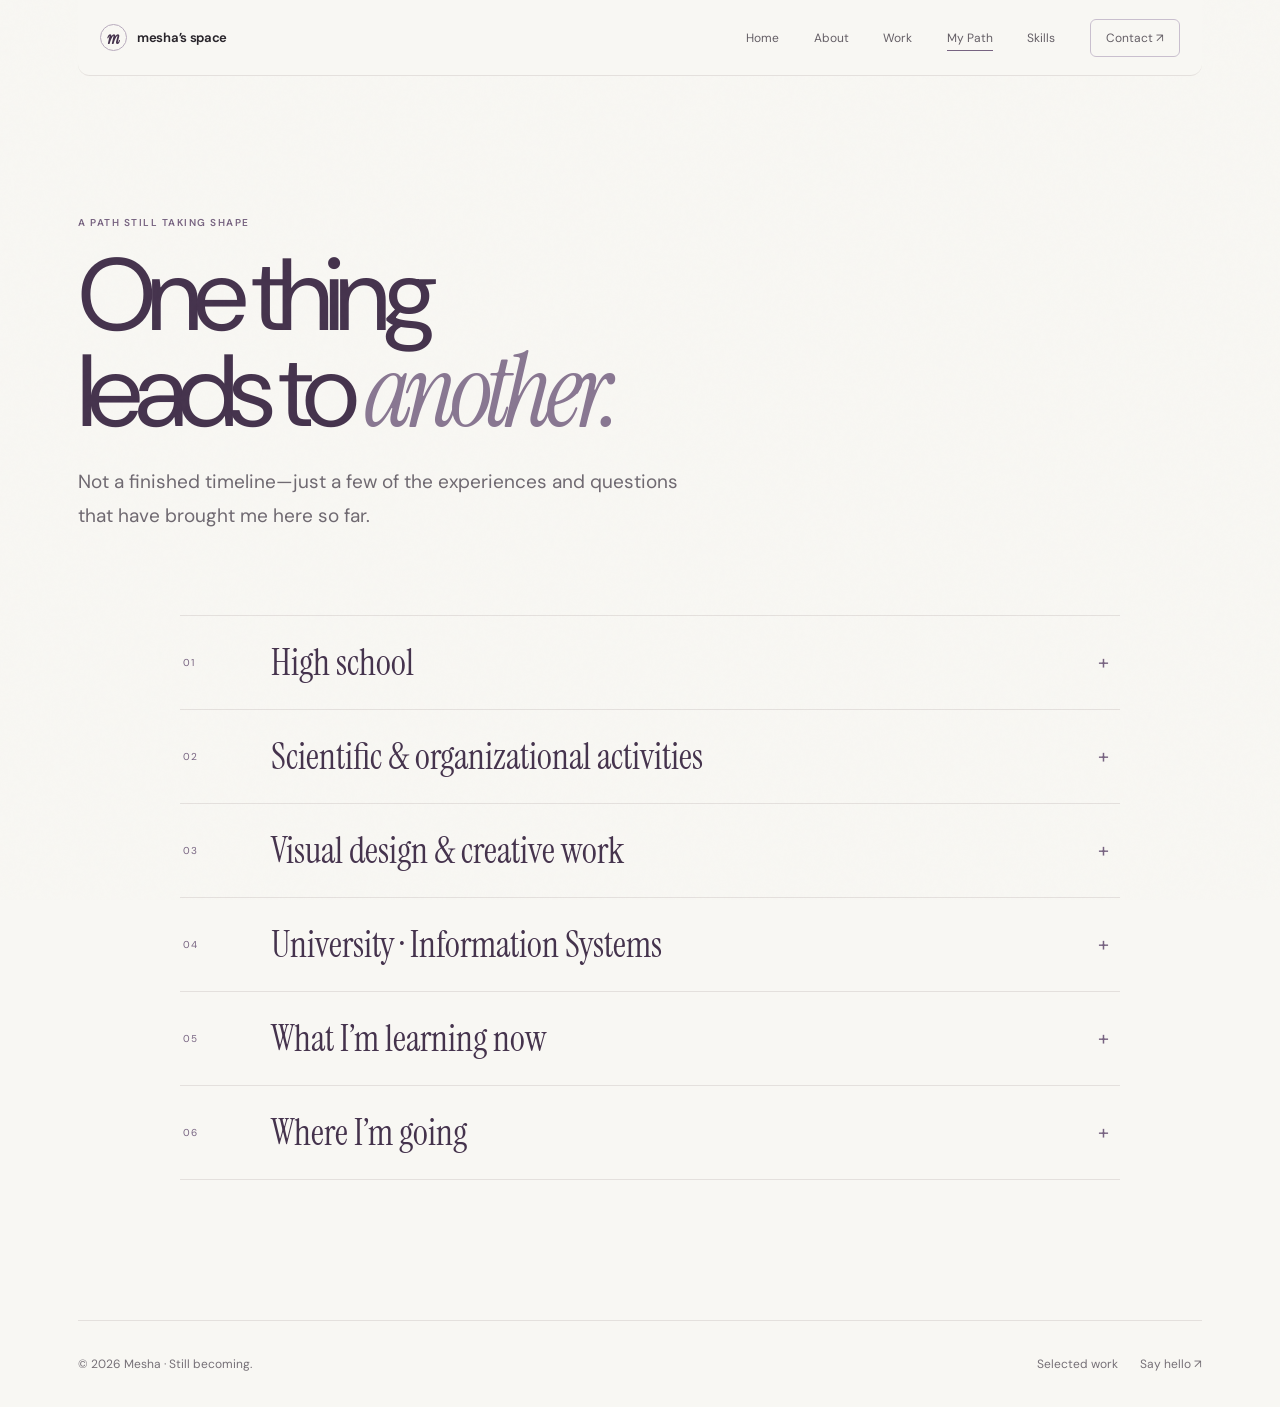
<file: wwwroot/path/index.html>
<!doctype html>
<html lang="en">
<head>
  <meta charset="utf-8">
  <meta name="viewport" content="width=device-width, initial-scale=1">
  <meta name="theme-color" content="#f8f7f3">
  <meta name="description" content="Mesha's student journey, from high school activities to Information Systems and what comes next.">
  <title>My Path — Mesha</title>
  <link rel="preconnect" href="https://fonts.googleapis.com">
  <link rel="preconnect" href="https://fonts.gstatic.com" crossorigin>
  <link href="https://fonts.googleapis.com/css2?family=DM+Sans:wght@400;450;500;550;600;650;700&family=Instrument+Serif:ital@0;1&display=swap" rel="stylesheet">
  <link rel="stylesheet" href="../assets/portfolio.css">
  <script src="../data/portfolio.js" defer></script>
  <script src="../scripts/portfolio.js?v=20261007" defer></script>
</head>
<body>
  <header class="topbar wrap">
    <a class="brand" href="../index.html#home" aria-label="Mesha home"><span class="brand-mark" aria-hidden="true">m</span><span>mesha’s space</span></a>
    <button class="menu-toggle" type="button" data-menu-toggle aria-expanded="false" aria-controls="site-navigation">Menu</button>
    <nav class="site-nav" id="site-navigation" data-site-nav aria-label="Main navigation">
      <a href="../index.html#home">Home</a><a href="../about/index.html">About</a><a href="../work/index.html">Work</a><a href="./index.html" aria-current="page">My Path</a><a href="../skills/index.html">Skills</a><a class="nav-contact" href="../index.html#contact">Contact ↗</a>
    </nav>
  </header>
  <main class="wrap route-page">
    <div class="route-intro">
      <p class="route-eyebrow">A path still taking shape</p>
      <h1>One thing<br>leads to <em>another.</em></h1>
      <p class="route-lede">Not a finished timeline—just a few of the experiences and questions that have brought me here so far.</p>
    </div>
    <div class="path-list" data-path-page></div>
  </main>
  <footer class="route-footer wrap"><span>© <span data-current-year></span> Mesha · Still becoming.</span><div class="route-footer-links"><a href="../work/index.html">Selected work</a><a href="../index.html#contact">Say hello ↗</a></div></footer>
</body>
</html>
</file>
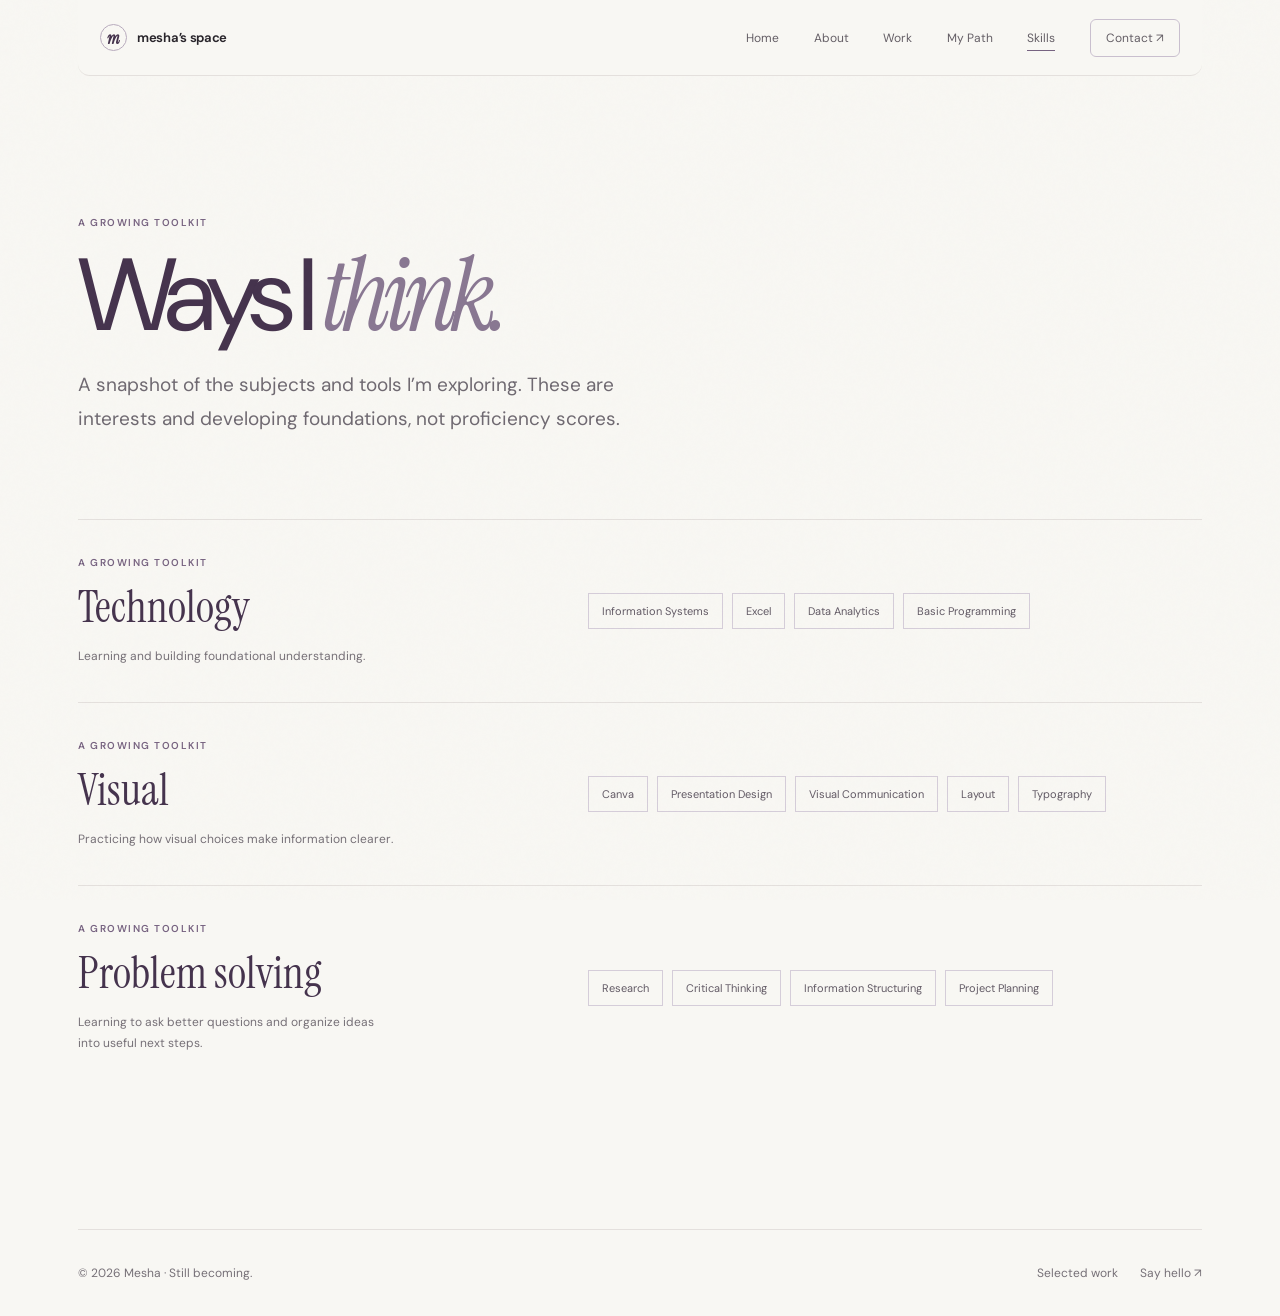
<file: wwwroot/skills/index.html>
<!doctype html>
<html lang="en">
<head>
  <meta charset="utf-8">
  <meta name="viewport" content="width=device-width, initial-scale=1">
  <meta name="theme-color" content="#f8f7f3">
  <meta name="description" content="A growing collection of Mesha's technology, visual, and problem-solving interests.">
  <title>Skills & interests — Mesha</title>
  <link rel="preconnect" href="https://fonts.googleapis.com">
  <link rel="preconnect" href="https://fonts.gstatic.com" crossorigin>
  <link href="https://fonts.googleapis.com/css2?family=DM+Sans:wght@400;450;500;550;600;650;700&family=Instrument+Serif:ital@0;1&display=swap" rel="stylesheet">
  <link rel="stylesheet" href="../assets/portfolio.css">
  <script src="../data/portfolio.js" defer></script>
  <script src="../scripts/portfolio.js?v=20261007" defer></script>
</head>
<body>
  <header class="topbar wrap">
    <a class="brand" href="../index.html#home" aria-label="Mesha home"><span class="brand-mark" aria-hidden="true">m</span><span>mesha’s space</span></a>
    <button class="menu-toggle" type="button" data-menu-toggle aria-expanded="false" aria-controls="site-navigation">Menu</button>
    <nav class="site-nav" id="site-navigation" data-site-nav aria-label="Main navigation">
      <a href="../index.html#home">Home</a><a href="../about/index.html">About</a><a href="../work/index.html">Work</a><a href="../path/index.html">My Path</a><a href="./index.html" aria-current="page">Skills</a><a class="nav-contact" href="../index.html#contact">Contact ↗</a>
    </nav>
  </header>
  <main class="wrap route-page">
    <div class="route-intro">
      <p class="route-eyebrow">A growing toolkit</p>
      <h1>Ways I <em>think.</em></h1>
      <p class="route-lede">A snapshot of the subjects and tools I’m exploring. These are interests and developing foundations, not proficiency scores.</p>
    </div>
    <div data-skills-page></div>
  </main>
  <footer class="route-footer wrap"><span>© <span data-current-year></span> Mesha · Still becoming.</span><div class="route-footer-links"><a href="../work/index.html">Selected work</a><a href="../index.html#contact">Say hello ↗</a></div></footer>
</body>
</html>
</file>
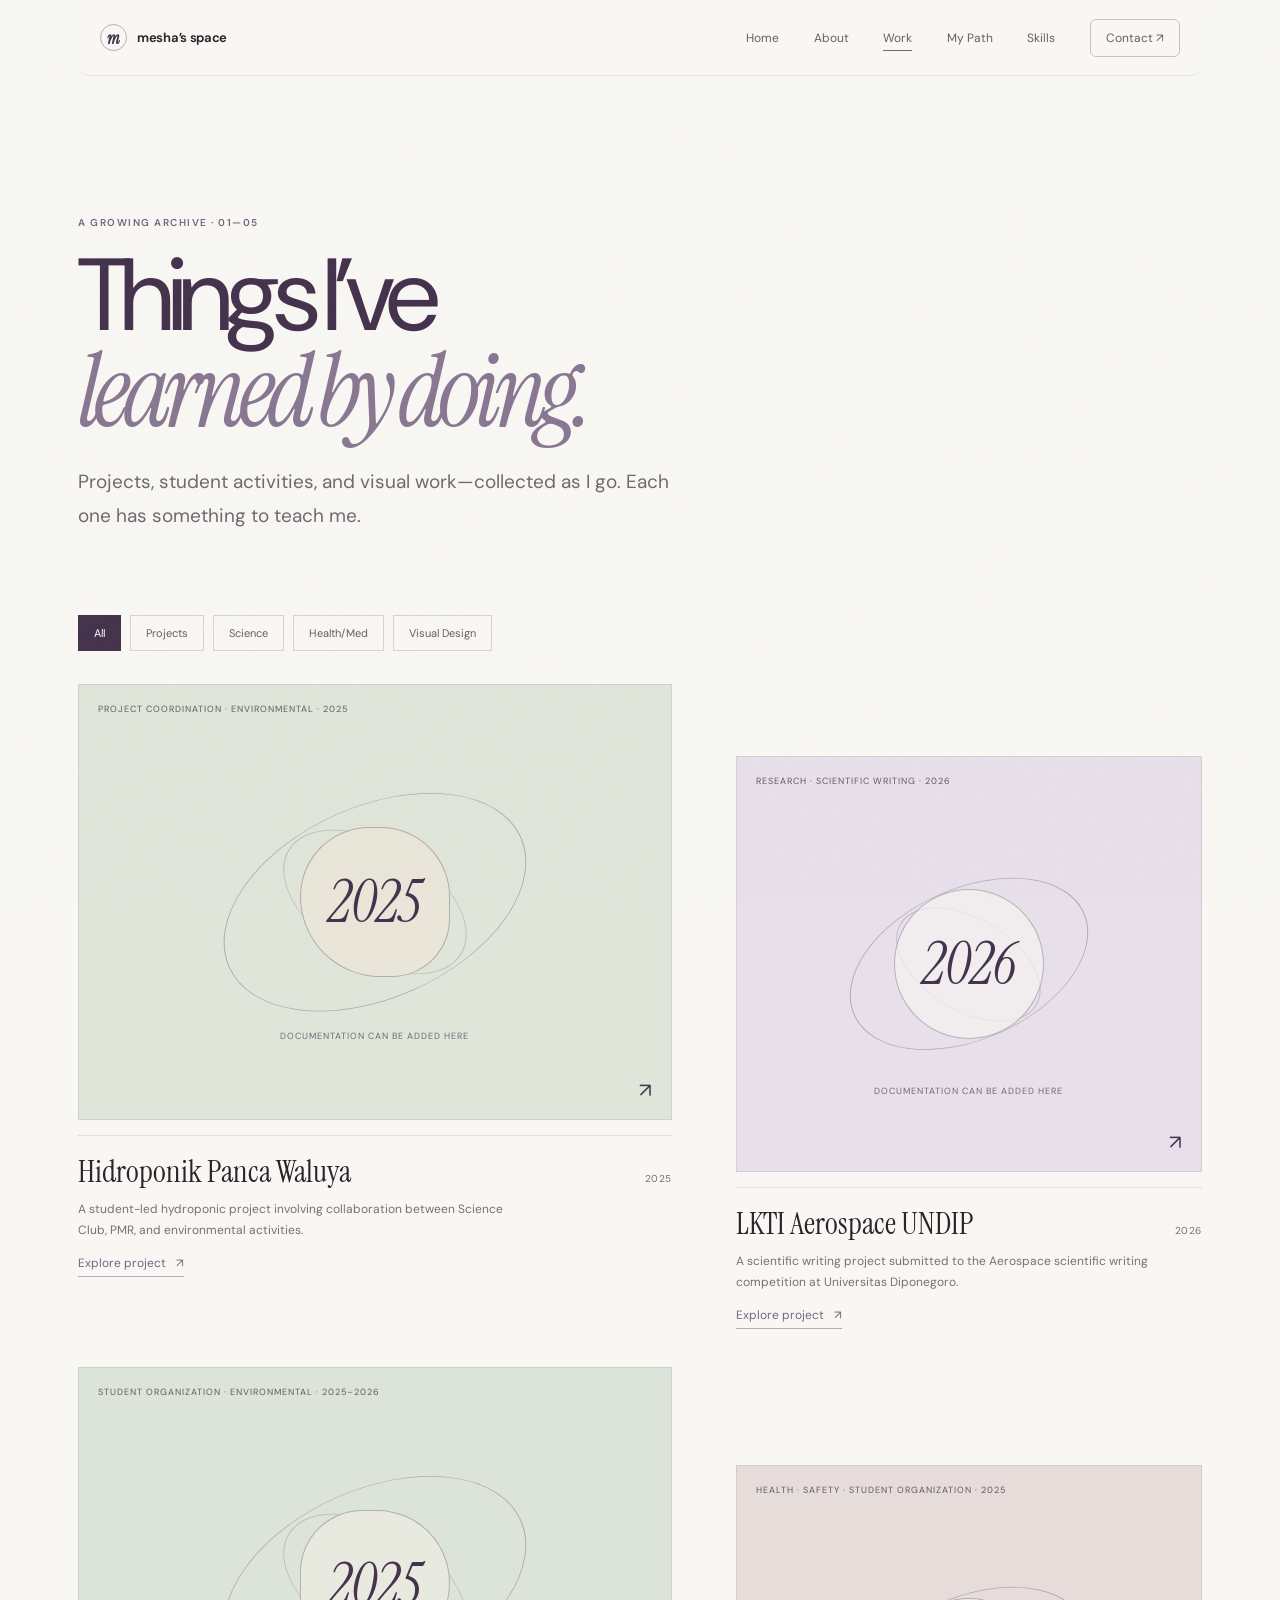
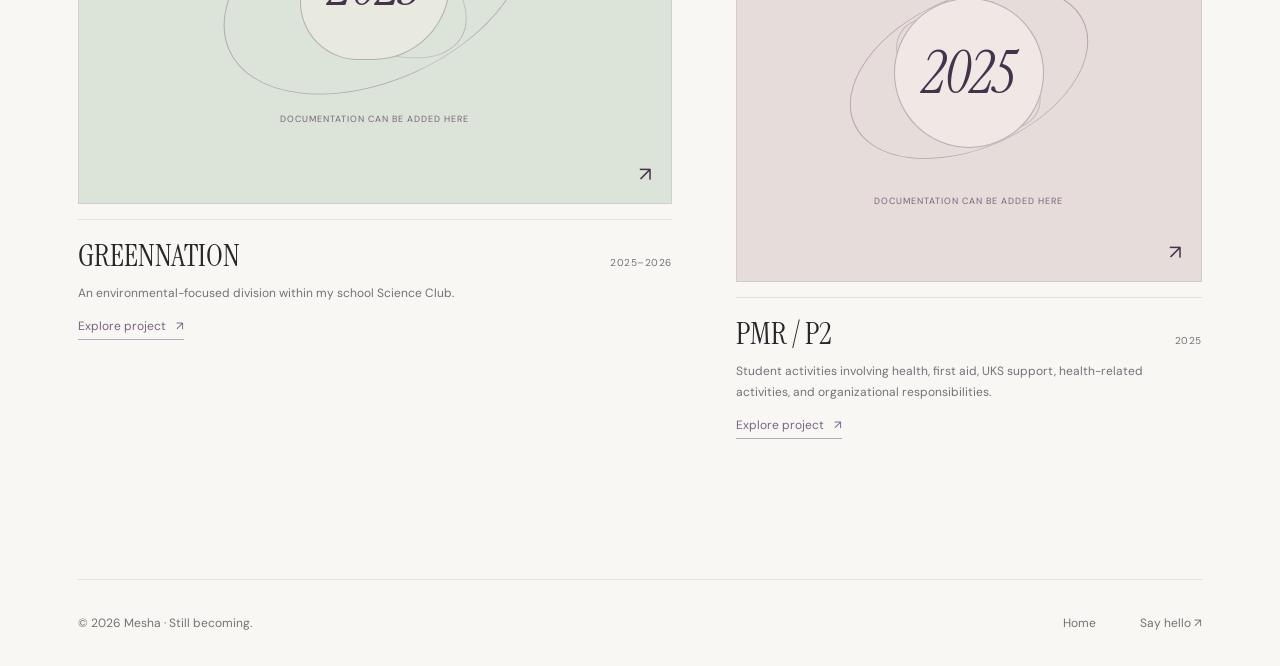
<file: wwwroot/work/index.html>
<!doctype html>
<html lang="en">
<head>
  <meta charset="utf-8">
  <meta name="viewport" content="width=device-width, initial-scale=1">
  <meta name="theme-color" content="#f8f7f3">
  <meta name="description" content="A growing archive of Mesha's student projects, research, organization, and visual work.">
  <title>Selected work — Mesha</title>
  <link rel="preconnect" href="https://fonts.googleapis.com">
  <link rel="preconnect" href="https://fonts.gstatic.com" crossorigin>
  <link href="https://fonts.googleapis.com/css2?family=DM+Sans:wght@400;450;500;550;600;650;700&family=Instrument+Serif:ital@0;1&display=swap" rel="stylesheet">
  <link rel="stylesheet" href="../assets/portfolio.css">
  <script src="../data/portfolio.js" defer></script>
  <script src="../data/supabase-config.js?v=20261007" defer></script>
  <script src="../scripts/portfolio.js?v=20261008" defer></script>
  <script type="module" src="../scripts/project-documentation.js?v=20261008"></script>
</head>
<body>
  <header class="topbar wrap">
    <a class="brand" href="../index.html#home" aria-label="Mesha home"><span class="brand-mark" aria-hidden="true">m</span><span>mesha’s space</span></a>
    <button class="menu-toggle" type="button" data-menu-toggle aria-expanded="false" aria-controls="site-navigation">Menu</button>
    <nav class="site-nav" id="site-navigation" data-site-nav aria-label="Main navigation">
      <a href="../index.html#home">Home</a><a href="../about/index.html">About</a><a href="./index.html" aria-current="page">Work</a><a href="../path/index.html">My Path</a><a href="../skills/index.html">Skills</a><a class="nav-contact" href="../index.html#contact">Contact ↗</a>
    </nav>
  </header>
  <main class="wrap route-page">
    <section data-work-list>
      <div class="route-intro">
        <p class="route-eyebrow">A growing archive · 01—05</p>
        <h1>Things I’ve<br><em>learned by doing.</em></h1>
        <p class="route-lede">Projects, student activities, and visual work—collected as I go. Each one has something to teach me.</p>
      </div>
      <div class="work-filters" role="group" aria-label="Filter projects">
        <button class="work-filter is-active" type="button" data-work-filter="all" aria-pressed="true">All</button>
        <button class="work-filter" type="button" data-work-filter="projects" aria-pressed="false">Projects</button>
        <button class="work-filter" type="button" data-work-filter="science" aria-pressed="false">Science</button>
        <button class="work-filter" type="button" data-work-filter="health" aria-pressed="false">Health/Med</button>
        <button class="work-filter" type="button" data-work-filter="visual" aria-pressed="false">Visual Design</button>
      </div>
      <div class="archive-grid" data-work-results aria-live="polite"></div>
      <p class="work-empty" data-work-empty hidden>Soon to be added.</p>
    </section>
    <article data-project-detail hidden></article>
  </main>
  <footer class="route-footer wrap"><span>© <span data-current-year></span> Mesha · Still becoming.</span><div class="route-footer-links"><a href="../index.html#home">Home</a><a href="../index.html#contact"></a>Say hello ↗</a></div></footer>
</body>
</html>
</file>
<file: wwwroot/assets/portfolio.css>
.route-page { min-height: 65vh; padding-block: clamp(75px, 11vw, 140px); }
.route-intro { max-width: 850px; margin-bottom: clamp(44px, 7vw, 82px); }
.route-eyebrow { margin: 0 0 18px; color: var(--violet); font-size: 10px; font-weight: 600; letter-spacing: 1.5px; text-transform: uppercase; }
.route-page h1 { margin: 0; color: var(--plum); font-size: clamp(54px, 8vw, 105px); font-weight: 400; line-height: .94; letter-spacing: -.075em; }
.route-page h1 em, .route-page h2 em { color: #897792; font-family: var(--serif); font-weight: 400; }
.route-lede { max-width: 600px; margin: 24px 0 0; color: #6f6971; font-size: clamp(16px, 2vw, 19px); line-height: 1.8; }
.site-nav { display: flex; align-items: center; gap: clamp(16px, 2.7vw, 36px); color: #655f66; font-size: 12px; }
.site-nav a { position: relative; padding: 8px 0; }
.site-nav a::after { position: absolute; right: 0; bottom: 3px; left: 0; height: 1px; content: ""; background: var(--violet); transform: scaleX(0); transform-origin: left; transition: transform .25s; }
.site-nav a:hover::after, .site-nav a[aria-current="page"]::after { transform: scaleX(1); }
.site-nav .nav-contact { padding: 10px 15px; border: 1px solid #c9bfce; border-radius: 6px; }
.site-nav .nav-contact::after { content: none; }
.menu-toggle { display: none; border: 1px solid #c9bfce; border-radius: 7px; padding: 9px 12px; color: var(--plum); background: transparent; cursor: pointer; }
.route-footer { display: flex; align-items: center; justify-content: space-between; gap: 20px; padding-block: 35px; border-top: 1px solid var(--rule); color: var(--muted); font-size: 12px; }
.route-footer-links { display: flex; flex-wrap: wrap; gap: 22px; }
.route-footer a:hover { color: var(--plum); }
.work-filters { display: flex; flex-wrap: wrap; gap: 9px; margin-bottom: 33px; }
.work-filter { padding: 10px 15px; border: 1px solid #d8d1dc; border-radius: 0; color: #655f66; background: transparent; font-size: 11px; cursor: pointer; transition: color .2s, border-color .2s, background .2s; }
.work-filter:hover, .work-filter.is-active { border-color: var(--plum); color: white; background: var(--plum); }
.archive-grid { display: grid; grid-template-columns: 1.12fr .88fr; gap: clamp(28px, 5vw, 66px); align-items: start; }
.archive-card:nth-child(even) { margin-top: 72px; }
.archive-card:nth-child(3n) { margin-top: -26px; }
.archive-art { position: relative; display: grid; aspect-ratio: 1.36; overflow: hidden; place-items: center; color: inherit; background: #e8e1eb; }
.archive-card:nth-child(even) .archive-art { aspect-ratio: 1.12; }
.archive-art::after { position: absolute; inset: 0; border: 1px solid rgba(69,51,77,.1); content: ""; pointer-events: none; }
.project-visual { position: relative; display: grid; width: 100%; height: 100%; overflow: hidden; place-items: center; background: #e8e1eb; transition: transform .6s cubic-bezier(.2,.7,.2,1); }
.archive-art:hover .project-visual { transform: scale(1.035); }
.visual-hydro { background: #dfe5d9; }
.visual-research { background: #e7dfe9; }
.visual-green { background: #dce3d9; }
.visual-health { background: #e6dcd9; }
.visual-visual { background: #e6e0eb; }
.visual-orbit { position: absolute; width: 54%; aspect-ratio: 1; border: 1px solid rgba(69,51,77,.32); border-radius: 50%; transform: rotate(-24deg) scaleY(.6); }
.visual-orbit--inner { width: 34%; border-color: rgba(69,51,77,.22); transform: rotate(31deg) scaleY(.58); }
.visual-mark { position: relative; z-index: 1; display: grid; width: clamp(80px, 13vw, 150px); aspect-ratio: 1; place-items: center; border: 1px solid rgba(69,51,77,.32); border-radius: 50%; color: var(--plum); background: rgba(248,247,243,.58); font-family: var(--serif); font-size: clamp(27px, 5vw, 57px); font-style: italic; }
.visual-hydro .visual-mark { border-radius: 50% 50% 42% 58%; background: #e9e6d9; }
.visual-green .visual-mark { border-radius: 46% 54% 57% 43%; background: #e8eadf; }
.visual-health .visual-mark { background: #efe8e4; }
.visual-caption { position: absolute; bottom: 18%; color: rgba(69,51,77,.7); font-size: 9px; letter-spacing: 1px; text-transform: uppercase; }
.archive-art-label { position: absolute; z-index: 2; top: 19px; left: 20px; color: rgba(48,39,52,.72); font-size: 9px; letter-spacing: 1px; text-transform: uppercase; }
.archive-art-arrow { position: absolute; z-index: 2; right: 20px; bottom: 17px; color: var(--plum); font-size: 20px; transition: transform .2s; }
.archive-art:hover .archive-art-arrow { transform: translate(3px, -3px); }
.archive-meta { display: flex; align-items: baseline; justify-content: space-between; gap: 12px; margin-top: 15px; padding-top: 15px; border-top: 1px solid var(--rule); }
.archive-meta h3 { margin: 0; font-family: var(--serif); font-size: clamp(22px, 2.6vw, 31px); font-weight: 400; }
.archive-meta h3 a:hover { color: var(--violet); }
.archive-meta > span { flex: 0 0 auto; color: var(--muted); font-size: 10px; letter-spacing: .5px; }
.archive-description { max-width: 430px; margin: 7px 0 0; color: var(--muted); font-size: 12px; line-height: 1.75; }
.text-link, .back-link { display: inline-flex; align-items: center; gap: 10px; margin-top: 14px; padding-bottom: 5px; border-bottom: 1px solid #b6a9bc; color: var(--violet); font-size: 12px; transition: gap .2s, color .2s; }
.text-link:hover, .back-link:hover { gap: 15px; color: var(--plum); }
.work-empty { padding-block: 50px; color: var(--muted); }
.case-hero { position: relative; margin: 50px calc(var(--gutter) * -1) 0; padding: clamp(50px, 9vw, 110px) var(--gutter); overflow: hidden; color: #f6f1f3; background: var(--plum); }
.case-hero::after { position: absolute; top: -115%; right: -6%; width: min(68vw, 800px); aspect-ratio: 1; border: 1px solid rgba(233,217,237,.2); border-radius: 50%; content: ""; pointer-events: none; }
.case-hero > * { position: relative; z-index: 1; }
.case-hero .route-eyebrow { color: #d0c1d2; }
.case-hero h1 { max-width: 1000px; color: #f6f1f3; font-size: clamp(48px, 8vw, 104px); }
.case-role { margin: 20px 0 0; color: #d5c9d8; font-size: 13px; }
.case-overview { max-width: 700px; margin: 24px 0 0; color: #e1d9e2; font-size: clamp(16px, 2vw, 19px); line-height: 1.8; }
.case-tags, .tag-list { display: flex; flex-wrap: wrap; gap: 9px; }
.case-tags { margin-top: 27px; }
.case-tags span { padding: 8px 11px; border: 1px solid rgba(238,226,240,.3); color: #eee5ef; font-size: 10px; }
.case-layout { display: grid; grid-template-columns: 1.25fr .75fr; gap: 10%; padding-block: clamp(65px, 9vw, 110px); }
.case-story { border-top: 1px solid var(--rule); }
.case-section { display: grid; grid-template-columns: minmax(115px, .42fr) 1fr; gap: 24px; padding: 24px 0; border-bottom: 1px solid var(--rule); }
.case-kicker { margin: 0; color: var(--violet); font-size: 10px; font-weight: 600; letter-spacing: 1px; text-transform: uppercase; }
.case-copy { max-width: 570px; color: #5f5961; font-size: 14px; line-height: 1.85; white-space: pre-line; }
.case-documentation { align-self: start; }
.doc-gallery { margin-top: 17px; }
.doc-grid { display: grid; gap: 14px; }
.doc-item { position: relative; min-width: 0; margin: 0; padding: 8px; border: 1px solid #d8d1dc; background: rgba(255,255,255,.32); }
.doc-item .case-image { display: block; width: 100%; max-height: 420px; margin: 0; border-radius: 3px; object-fit: cover; }
.doc-item figcaption { padding: 10px 4px 2px; color: var(--muted); font-size: 12px; line-height: 1.6; }
.doc-delete { margin: 10px 4px 2px; padding: 7px 10px; border: 1px solid #c9bfce; border-radius: 4px; color: var(--plum); background: transparent; font-size: 11px; cursor: pointer; }
.doc-delete:hover { color: #fff; background: var(--plum); }
.doc-status { min-height: 1.4em; margin: 10px 0; color: var(--muted); font-size: 12px; line-height: 1.5; }
.doc-status.is-error { color: #9b3e4d; }
.doc-admin { margin-top: 12px; border-top: 1px solid var(--rule); border-bottom: 1px solid var(--rule); }
.doc-admin summary { padding: 12px 2px; color: var(--violet); font-size: 12px; cursor: pointer; }
.doc-admin-body { padding: 4px 0 15px; }
.doc-login, .doc-upload { display: grid; gap: 12px; }
.doc-login label, .doc-upload label { display: grid; gap: 6px; color: var(--plum); font-size: 12px; }
.doc-login input, .doc-upload input[type="text"], .doc-upload input[type="email"], .doc-upload input[type="password"] { width: 100%; min-width: 0; padding: 10px; border: 1px solid #d8d1dc; border-radius: 4px; color: var(--ink); background: #fff; font: inherit; }
.doc-login input { width: 100%; }
.doc-upload input[type="file"] { max-width: 100%; color: var(--muted); font: inherit; font-size: 11px; }
.doc-hint { margin: -5px 0 0; color: var(--muted); font-size: 10px; }
.doc-button { justify-self: start; padding: 9px 13px; border: 1px solid var(--plum); border-radius: 4px; color: #fff; background: var(--plum); font: inherit; font-size: 11px; cursor: pointer; }
.doc-button:disabled { opacity: .55; cursor: wait; }
.doc-button--quiet { margin-top: 12px; color: var(--plum); background: transparent; }
.doc-admin-identity { margin: 0 0 12px; color: var(--muted); font-size: 11px; }
.documentation-setup-note { display: block; margin-top: 12px; color: var(--muted); font-size: 10px; }
.documentation-placeholder { display: grid; min-height: 300px; margin-top: 17px; padding: 25px; border: 1px solid #d8d1dc; place-content: center; justify-items: center; text-align: center; background: radial-gradient(circle at 50% 48%, rgba(181,166,191,.25), transparent 52%), linear-gradient(rgba(113,98,117,.06) 1px, transparent 1px), linear-gradient(90deg, rgba(113,98,117,.06) 1px, transparent 1px); background-size: auto, 30px 30px, 30px 30px; }
.documentation-symbol { color: var(--violet); font-size: 30px; }
.documentation-placeholder p { margin: 13px 0 4px; color: var(--plum); font-family: var(--serif); font-size: 21px; }
.documentation-placeholder > span:last-child { color: var(--muted); font-size: 10px; }
.case-image { width: 100%; height: auto; margin-top: 17px; }
.case-links { display: flex; flex-wrap: wrap; gap: 18px; }
.back-link--bottom { margin: 0 0 30px; }
.editorial-columns { display: grid; grid-template-columns: .75fr 1.25fr; gap: 10%; margin: 60px 0; }
.editorial-lede { margin: 0; color: var(--plum); font-size: clamp(23px, 3.1vw, 39px); line-height: 1.4; letter-spacing: -.04em; }
.editorial-copy section { padding: 20px 0; border-top: 1px solid var(--rule); }
.editorial-copy h2 { margin: 0 0 9px; font-family: var(--serif); font-size: 25px; font-weight: 400; }
.editorial-copy p { max-width: 600px; margin: 0; color: #6f6971; font-size: 13px; line-height: 1.85; }
.path-list { position: relative; max-width: 940px; margin-left: clamp(0px, 8vw, 120px); border-top: 1px solid var(--rule); }
.path-entry { border-bottom: 1px solid var(--rule); }
.path-entry summary { display: grid; grid-template-columns: 70px 1fr 28px; align-items: center; gap: 18px; padding: 23px 3px; color: var(--plum); font-family: var(--serif); font-size: clamp(22px, 3.1vw, 36px); cursor: pointer; list-style: none; }
.path-entry summary::-webkit-details-marker { display: none; }
.path-count { color: var(--violet); font-family: var(--sans); font-size: 10px; letter-spacing: 1px; }
.path-plus { color: var(--violet); font-family: var(--sans); font-size: 20px; text-align: center; transition: transform .2s; }
.path-entry[open] .path-plus { transform: rotate(45deg); }
.path-entry > p { max-width: 600px; margin: 0 35px 25px 91px; color: var(--muted); font-size: 13px; line-height: 1.8; }
.skill-collection { display: grid; grid-template-columns: .8fr 1.2fr; gap: 9%; align-items: center; padding: 36px 0; border-top: 1px solid var(--rule); }
.skill-collection h2 { margin: 0; color: var(--plum); font-family: var(--serif); font-size: clamp(27px, 4vw, 44px); font-weight: 400; }
.skill-collection .route-eyebrow { margin-bottom: 9px; }
.skill-collection > div:first-child > p:last-child { max-width: 320px; margin: 10px 0 0; color: var(--muted); font-size: 12px; line-height: 1.7; }
.skill-chip { display: inline-flex; padding: 10px 13px; border: 1px solid #d5cdd9; color: #625a65; font-size: 11px; }
.elsewhere-grid { display: grid; grid-template-columns: 1fr 1fr; gap: 15px; }
.elsewhere-grid .elsewhere-line { min-height: 118px; }
.not-found { padding-block: 70px; }
.topbar .menu-toggle { display: none; }
@media (max-width: 820px) {
  .site-nav { gap: 15px; font-size: 11px; }
  .site-nav .nav-contact { padding: 8px 10px; }
}
@media (max-width: 650px) {
  .topbar .menu-toggle { display: block; }
  .site-nav { position: absolute; top: calc(100% - 1px); right: 0; left: 0; display: none; align-items: stretch; gap: 0; padding: 10px var(--gutter) 17px; border-bottom: 1px solid var(--rule); background: rgba(248,247,243,.98); }
  .site-nav.is-open { display: flex; flex-direction: column; }
  .site-nav a { padding: 12px 0; }
  .site-nav a::after { content: none; }
  .site-nav .nav-contact { align-self: flex-start; margin-top: 5px; }
  .archive-grid { grid-template-columns: 1fr; gap: 35px; }
  .archive-card:nth-child(n) { margin-top: 0; }
  .archive-card:nth-child(even) { margin-left: 8%; }
  .archive-art, .archive-card:nth-child(even) .archive-art { aspect-ratio: 1.28; }
  .case-layout { grid-template-columns: 1fr; gap: 45px; }
  .case-section { grid-template-columns: 1fr; gap: 10px; }
  .editorial-columns { grid-template-columns: 1fr; gap: 34px; margin-block: 42px; }
  .skill-collection { grid-template-columns: 1fr; gap: 21px; }
  .elsewhere-grid { grid-template-columns: 1fr; }
  .route-footer { align-items: flex-start; flex-direction: column; }
}
@media (max-width: 430px) {
  .archive-card:nth-child(even) { margin-left: 0; }
  .path-entry summary { grid-template-columns: 45px 1fr 25px; gap: 10px; }
  .path-entry > p { margin-left: 55px; }
  .route-footer-links { gap: 14px; }
}
@media (prefers-reduced-motion: reduce) {
  .site-nav a, .work-filter, .project-visual, .archive-art-arrow, .path-plus { transition: none; }
}
:root {
  color-scheme: light;
  --paper: #f8f7f3;
  --paper-deep: #f0eee9;
  --ink: #29252b;
  --muted: #767077;
  --plum: #45334d;
  --violet: #776381;
  --lilac: #b5a6bf;
  --lavender: #e9e3ec;
  --rule: #e4e0dd;
  --serif: "Instrument Serif", Georgia, serif;
  --sans: "DM Sans", Arial, sans-serif;
  --gutter: clamp(22px, 6.1vw, 92px);
  --content: 1440px;
}
*, *::before, *::after { box-sizing: border-box; }
html { scroll-behavior: smooth; scroll-padding-top: 86px; }
body { margin: 0; overflow-x: hidden; color: var(--ink); background: var(--paper); font-family: var(--sans); font-size: 14px; -webkit-font-smoothing: antialiased; }
body::after { position: fixed; z-index: 8; inset: 0; pointer-events: none; content: ""; opacity: .12; background-image: url("data:image/svg+xml,%3Csvg viewBox='0 0 180 180' xmlns='http://www.w3.org/2000/svg'%3E%3Cfilter id='n'%3E%3CfeTurbulence type='fractalNoise' baseFrequency='.88' numOctaves='3' stitchTiles='stitch'/%3E%3C/filter%3E%3Cpath filter='url(%23n)' opacity='.13' d='M0 0h180v180H0z'/%3E%3C/svg%3E"); }
a { color: inherit; text-decoration: none; }
a:focus-visible, button:focus-visible, summary:focus-visible { outline: 2px solid var(--violet); outline-offset: 5px; }
button { font: inherit; }
::selection { color: white; background: var(--violet); }
.wrap { width: min(100% - var(--gutter) * 2, var(--content)); margin-inline: auto; }
.topbar { position: sticky; z-index: 10; top: 0; height: 76px; display: flex; align-items: center; justify-content: space-between; padding-inline: clamp(10px, 1.8vw, 22px); border-bottom: 1px solid var(--rule); border-radius: 0 0 12px 12px; background: rgba(248,247,243,.94); backdrop-filter: blur(14px); }
.brand { display: flex; align-items: center; gap: 10px; font-size: 13px; font-weight: 650; letter-spacing: -.3px; }
.brand-mark { width: 27px; height: 27px; display: grid; place-items: center; border: 1px solid #b7aabc; border-radius: 50%; color: var(--plum); font-family: var(--serif); font-size: 17px; font-style: italic; }
</file>
